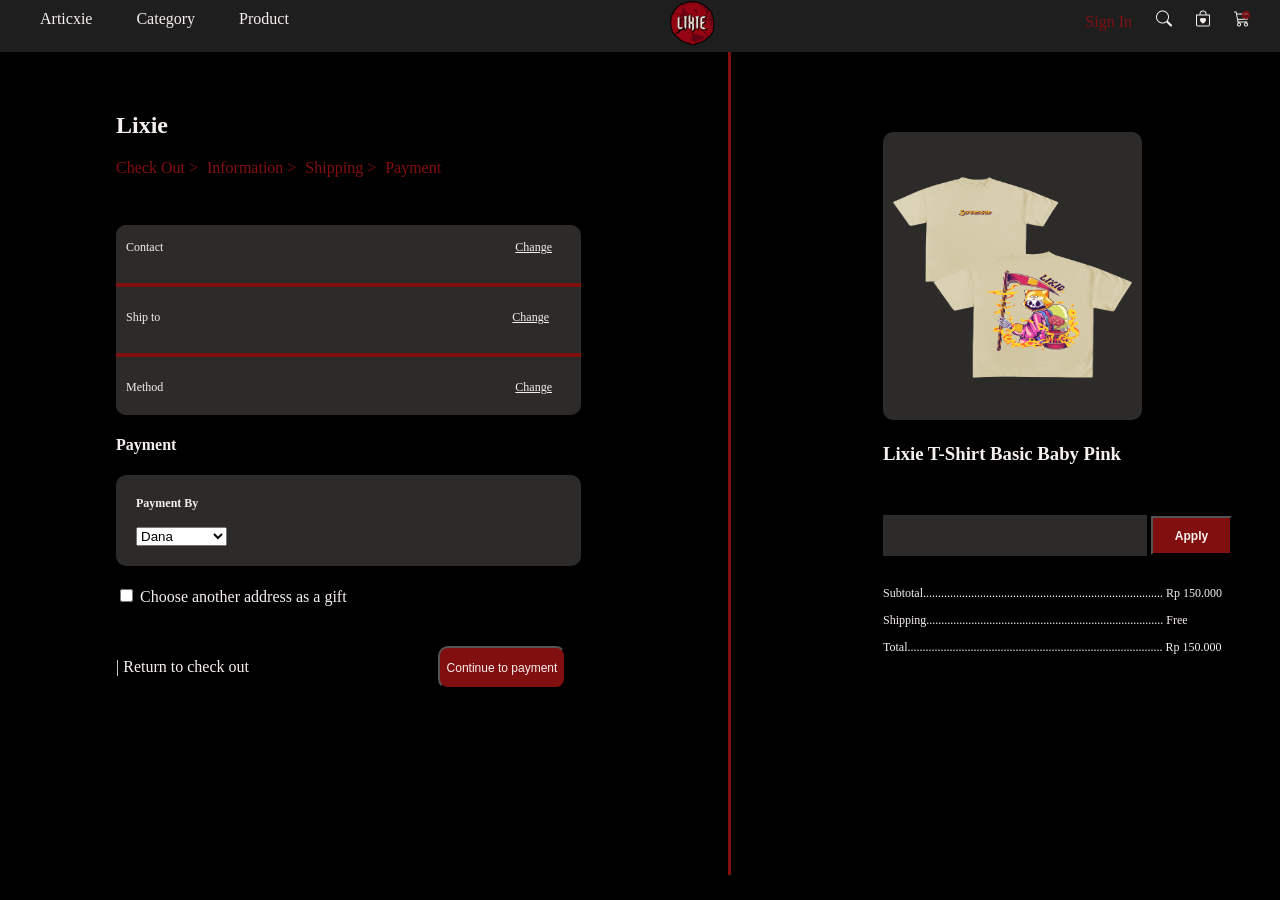
<file: continue_payment/index.html>
<!DOCTYPE html>
<html>
<head>
    <meta charset="UTF-8">
    <meta name="viewport" content="width=device-width, initial-scale=1.0">
    <link rel="stylesheet" href="constyle.css">
    <title>Continue Payment</title>
</head>
<body>
    <div class="container">
        <header class="lixie-header">
            <div class="header-left">
                <a href="#articxie">Articxie</a>
                <a href="#category">Category</a>
                <a href="#product">Product</a>
            </div>
            <div class="header-center">
                <a href="home"><img src="Logo Lixie 1.png"></a>
            </div>
            <div class="header-right">
                <a href="sign-in">Sign In</a>
                <a href="search"><img src="search.png"></a>
                <a href="wishlist"><img src="wishlist.png"></a>
                <a href="cart"><img src="cart.png"></a>
            </div>
        </header>
    </div>
    <div class="main-container">
        <div class="container-1">
            <h2>Lixie</h2>
            <div class="flow">
                <div class="red-flow">
                    <a href="#checkout">Check Out > </a>
                    <a href="#information">Information > </a>
                    <a href="#shipping">Shipping > </a>
                    <a href="#payment">Payment </a>
                </div>
            </div>
            <form action="#">
                <div class="detail-contact">
                    <div class="change">
                        <a>Contact</a>
                        <a class="margin-change" href="#change-contact">Change</a>
                    </div>
                    <hr>
                    <div class="change">
                        <a>Ship to</a>
                        <a class="margin-change" href="#change-ship">Change</a>
                    </div>
                    <hr>
                    <div class="change">
                        <a>Method</a>
                        <a class="margin-change" href="#change-ship">Change</a>
                    </div>
                </div>
                <div class="payment-method">
                    <h4>Payment</h4>
                    <div class="payment">
                            <div class="content">
                                <h4>Payment By</h4>
                            </div>
                            <div class="choice-methode">
                                <select name="pay-method" id="pay-method">
                                    <option value="dana">Dana</option>
                                    <option value="cash">Cash</option>
                                    <option value="credit-card">Credit Card</option>
                                </select>    
                            </div>
                    </div>
                    <input type="checkbox" name="address-gift">
                    <label for="address-gift">Choose another address as a gift</label>
                </div>
                <div class="nav-button">
                    <a href="#checkout"> | Return to check out</a>
                    <button type="submit">Continue to payment</button>
                </div>
            </form>
            
        </div>
        <div class="wall"></div>
        <div class="container-2">
            <div class="product">
                <img src="Scythtaker.png" alt="basic baby" width="239" height="268">
                <h3>Lixie T-Shirt Basic Baby Pink</h3>
            </div>
            <div class="discount-price">
                <input type="text">
                <button type="submit">Apply</button>
            </div>
            <div class="detail-price">
                <p>Subtotal................................................................................ Rp 150.000</p>
                <p>Shipping............................................................................... Free</p>
                <p>Total..................................................................................... Rp 150.000</p>
            </div>
        </div>
    </div>
</body>
</html>
</file>
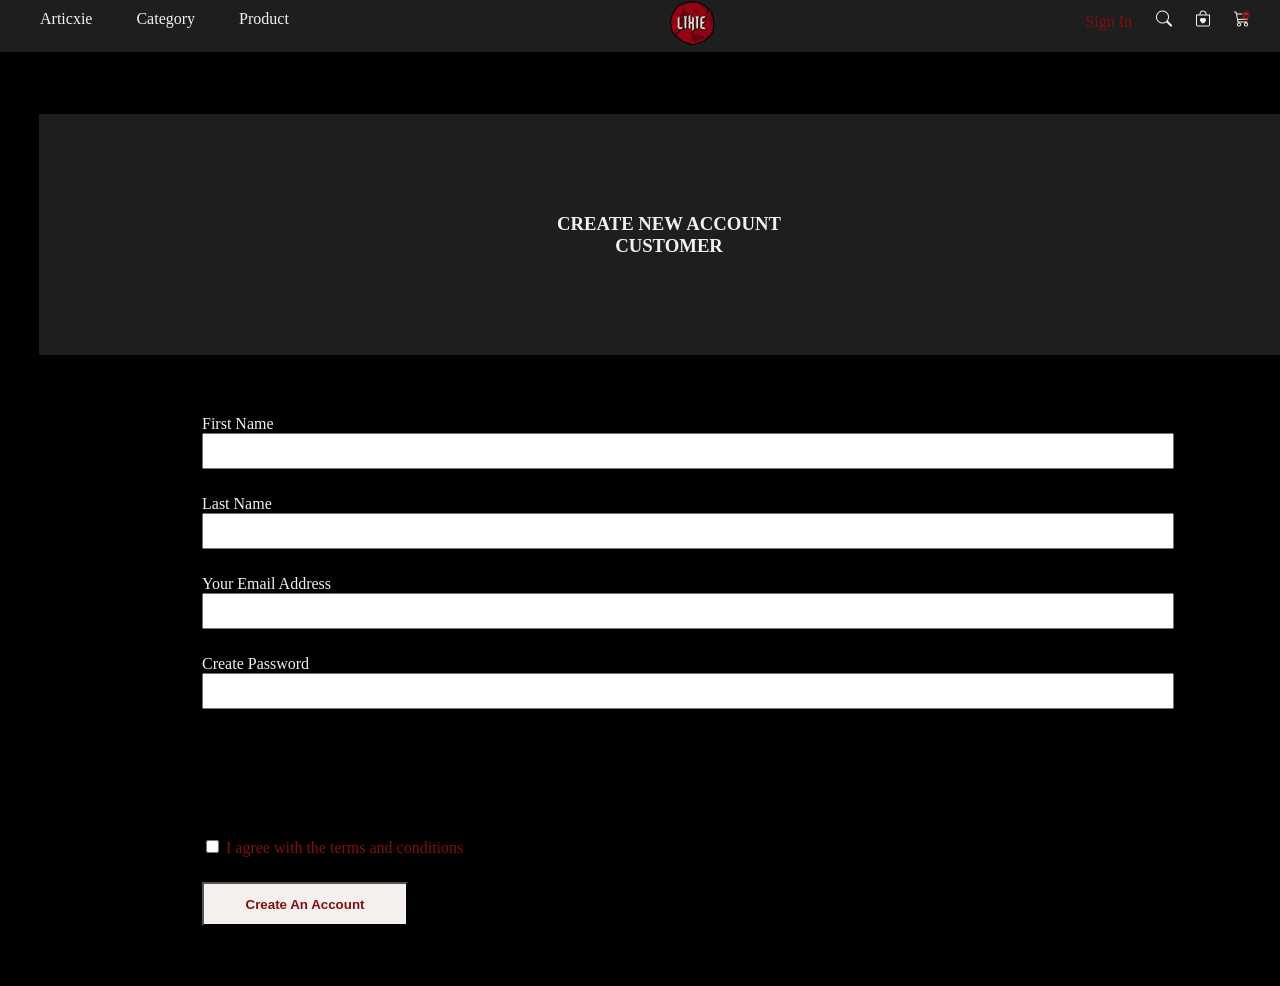
<file: Create-account/index.html>
<!DOCTYPE html>
<html lang="en">
<head>
    <meta charset="UTF-8">
    <meta name="viewport" content="width=device-width, initial-scale=1.0">
    <link href="style.css" rel="stylesheet">
    <title>CREATE ACCOUNT</title>
</head>
<body>
    <div class="container">
        <header class="lixie-header">
            <div class="header-left">
                <a href="#articxie">Articxie</a>
                <a href="#category">Category</a>
                <a href="#product">Product</a>
            </div>
            <div class="header-center">
                <a href="home"><img src="Logo Lixie 1.png"></a>
            </div>
            <div class="header-right">
                <a href="sign-in">Sign In</a>
                <a href="search"><img src="search.png"></a>
                <a href="wishlist"><img src="wishlist.png"></a>
                <a href="cart"><img src="cart.png"></a>
            </div>
        </header>
    </div>
    <div class="container-1">
        <div class="head-create">
            <h3>CREATE NEW ACCOUNT CUSTOMER</h3>
        </div>
        <div class="input-form">
            <form>
                <div class="input-text">
                    <label for="first-name">First Name</label><br>
                    <input type="text" name="first-name" required><br>
                </div>
                <div class="input-text">
                    <label for="last-name">Last Name</label><br>
                    <input type="text" name="last-name" required><br>
                </div>
                <div class="input-text">
                    <label for="email">Your Email Address</label><br>
                    <input type="text" name="email" required><br>
                </div>
                <div class="input-text">
                    <label for="password">Create Password</label><br>
                    <input type="password" name="password" required>
                </div>
                <br />
                <br />
                <div class="agree-box">
                    <input type="checkbox" name="agree">
                    <label for="agree">I agree with the terms and conditions</label><br>
                </div>
                <button type="submit">Create An Account</button>
            </form>
        </div>
    </div>
</body>
</html>
</file>
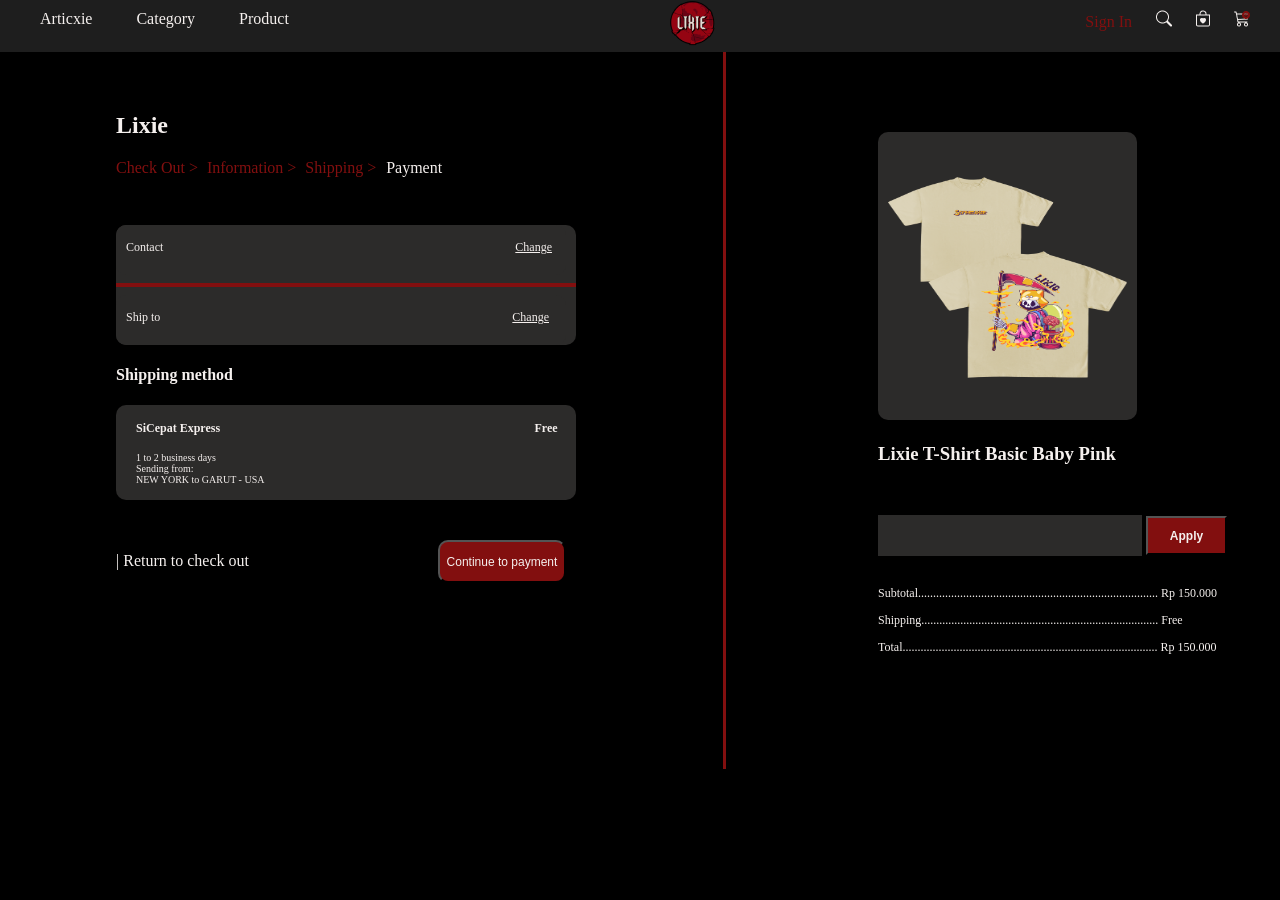
<file: payment/index.html>
<!DOCTYPE html>
<html>
<head>
    <meta charset="UTF-8">
    <meta name="viewport" content="width=device-width, initial-scale=1.0">
    <link rel="stylesheet" href="constyle.css">
    <title>Payment</title>
</head>
<body>
    <div class="container">
        <header class="lixie-header">
            <div class="header-left">
                <a href="#articxie">Articxie</a>
                <a href="#category">Category</a>
                <a href="#product">Product</a>
            </div>
            <div class="header-center">
                <a href="home"><img src="Logo Lixie 1.png"></a>
            </div>
            <div class="header-right">
                <a href="sign-in">Sign In</a>
                <a href="search"><img src="search.png"></a>
                <a href="wishlist"><img src="wishlist.png"></a>
                <a href="cart"><img src="cart.png"></a>
            </div>
        </header>
    </div>
    <div class="main-container">
        <div class="container-1">
            <h2>Lixie</h2>
            <div class="flow">
                <div class="red-flow">
                    <a href="#checkout">Check Out > </a>
                    <a href="#information">Information > </a>
                    <a href="#shipping">Shipping > </a>
                </div>
                <div class="white-flow">
                    <a href="#payment">Payment </a>
                </div>
            </div>
            <form action="#">
                <div class="detail-contact">
                    <div class="change">
                        <a>Contact</a>
                        <a class="margin-change" href="#change-contact">Change</a>
                    </div>
                    <hr>
                    <div class="change">
                        <a>Ship to</a>
                        <a class="margin-change" href="#change-ship">Change</a>
                    </div>
                </div>
                <div class="deliver-method">
                    <h4>Shipping method</h4>
                    <div class="sicepat">
                        <div class="flex-content">
                            <div class="content-1">
                                <h4>SiCepat Express</h4>
                                <p>
                                    1 to 2 business days<br>
                                    Sending from: <br> NEW YORK to GARUT - USA
                                </p>
                            </div>
                            <div class="content-2">
                                <h4>Free</h4>    
                            </div>
                        </div>
                    </div>
                </div>
                <div class="nav-button">
                    <a href="#checkout"> | Return to check out</a>
                    <button type="submit">Continue to payment</button>
                </div>
            </form>
            
        </div>
        <div class="wall"></div>
        <div class="container-2">
            <div class="product">
                <img src="Scythtaker.png" alt="basic baby" width="239" height="268">
                <h3>Lixie T-Shirt Basic Baby Pink</h3>
            </div>
            <div class="discount-price">
                <input type="text">
                <button type="submit">Apply</button>
            </div>
            <div class="detail-price">
                <p>Subtotal................................................................................ Rp 150.000</p>
                <p>Shipping............................................................................... Free</p>
                <p>Total..................................................................................... Rp 150.000</p>
            </div>
        </div>
    </div>
</body>
</html>
</file>
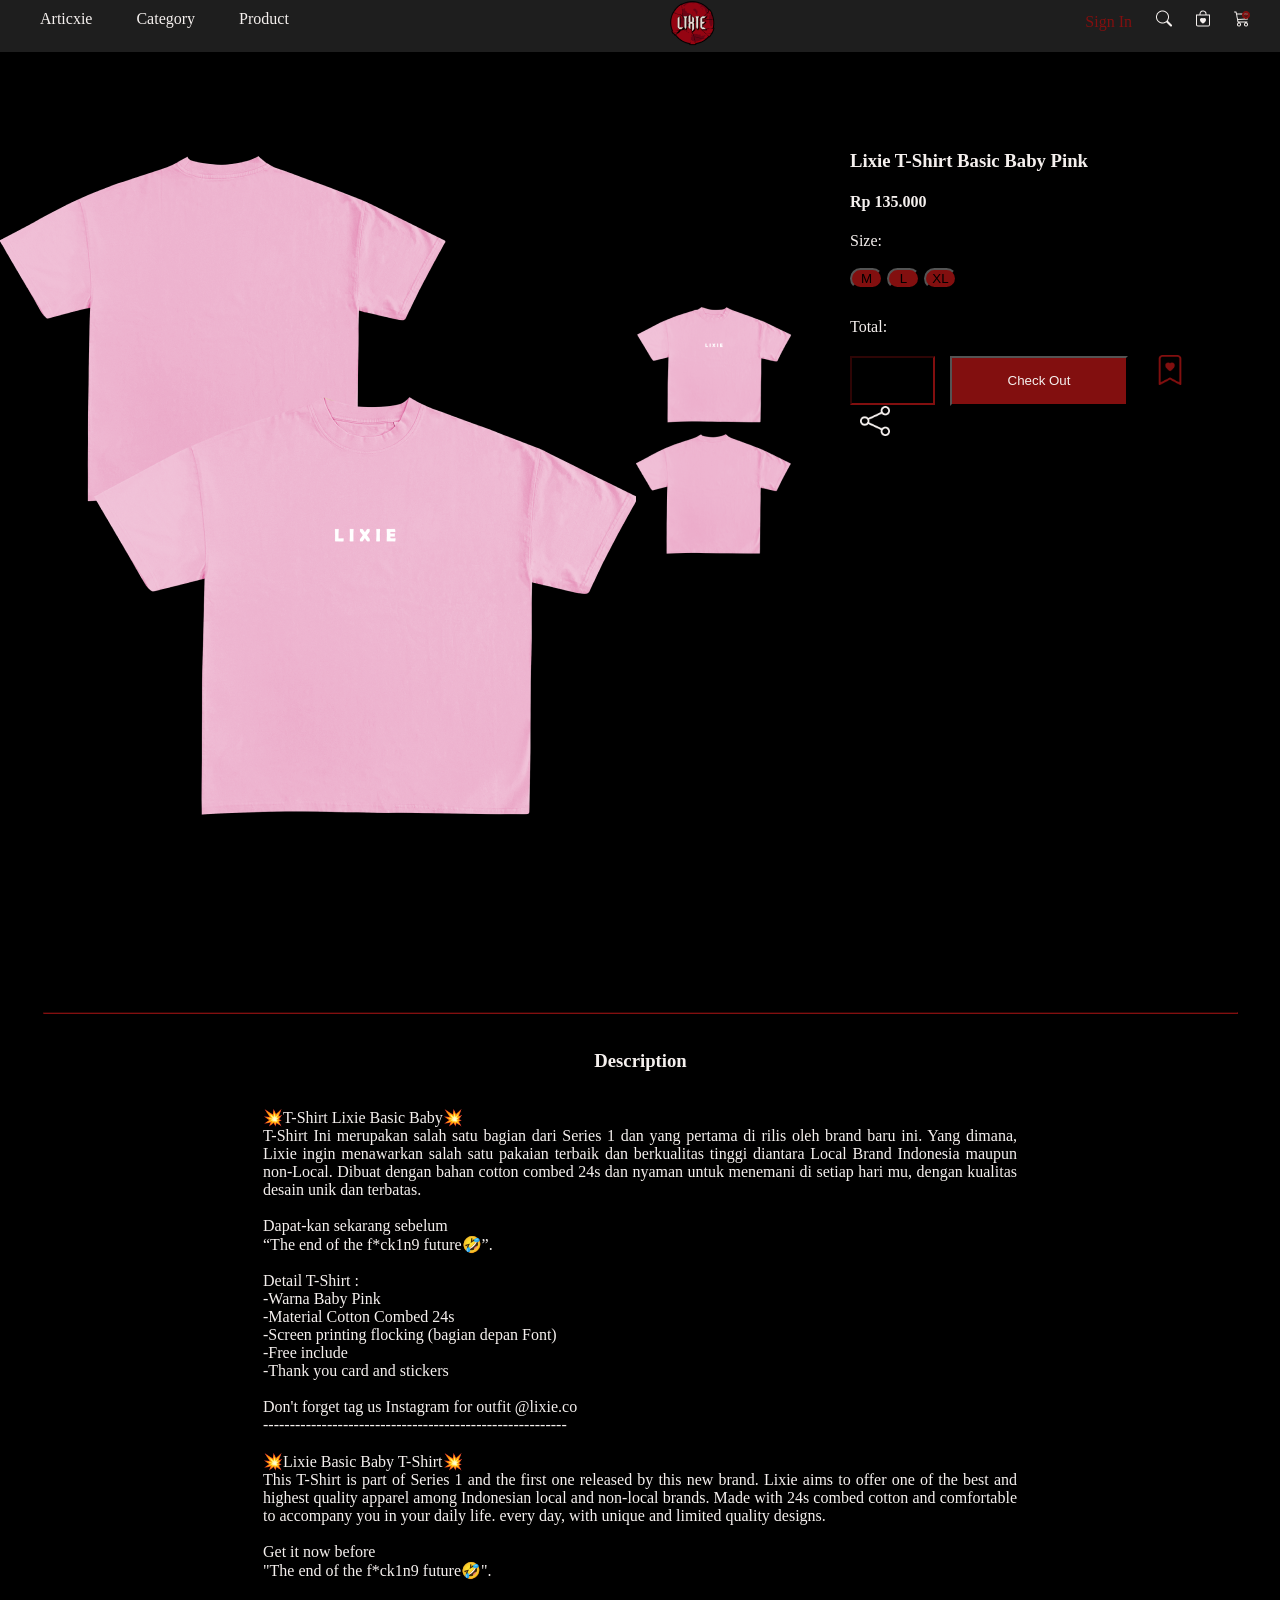
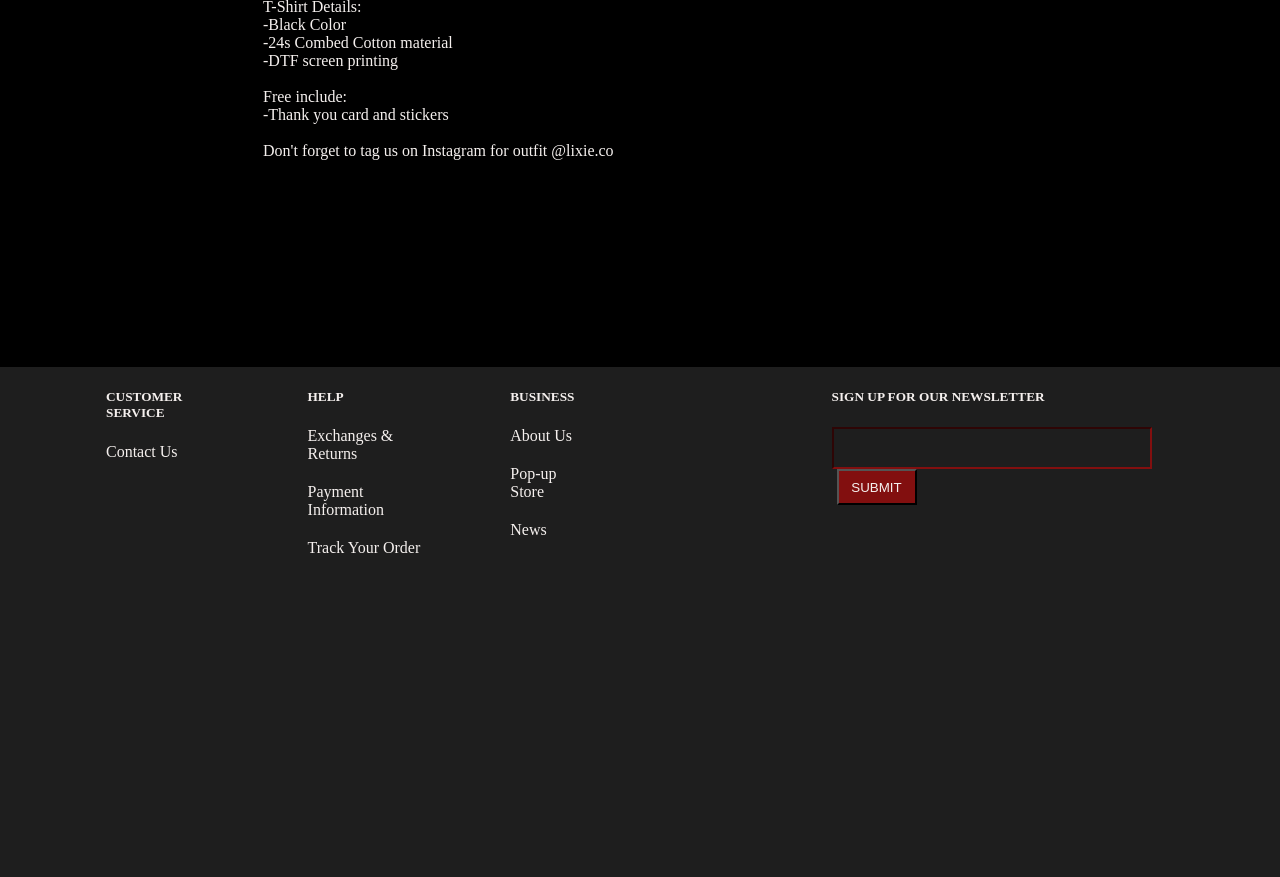
<file: Checkout/Basic Baby Pink/index.html>
<!DOCTYPE html>
<html>
<head>
    <meta charset="UTF-8">
    <meta name="viewport" content="width=device-width, initial-scale=1.0">
    <link rel="stylesheet" href="check.css">
    <title>CHECKOUT</title>
</head>
<body>
    <div class="container">
        <header class="lixie-header">
            <div class="header-left">
                <a href="#articxie">Articxie</a>
                <a href="#category">Category</a>
                <a href="#product">Product</a>
            </div>
            <div class="header-center">
                <a href="home"><img src="Logo Lixie 1.png"></a>
            </div>
            <div class="header-right">
                <a href="sign-in">Sign In</a>
                <a href="search"><img src="search.png"></a>
                <a href="wishlist"><img src="wishlist.png"></a>
                <a href="cart"><img src="cart.png"></a>
            </div>
        </header>
    </div>
    <div class="container-1">
        <div class="product">
            <div class="product-shirt">
                <img src="Basic Pink.png" alt="">
            </div>
            <div class="product-shirt-1">
                <img src="Basic Pink Depan.png" ><br>
                <img src="Basic Pink Belakang.png" >
            </div>
            <div class="product-price">
                <h3>Lixie T-Shirt Basic Baby Pink</h3>
                <h4>Rp 135.000</h4>
                <div class="size">
                    <label for="size">Size: </label><br><br>
                    <button name="size" type="button">M</button>
                    <button name="size" type="button">L</button>
                    <button name="size" type="button">XL</button>
                </div>
                <div class="checkout-product">
                    <label for="quantity">Total: </label><br>
                    <input type="number" name="quantity">
                    <button type="submit">Check Out</button>
                    <a href="#wishlist"><img src="wishlist-mark.png" width="30" height="30"></a>
                    <a href="#share"><img src="share.png" width="30" height="30"></a>
                </div>
            </div>
        </div>
    </div>
    <div class="line-break">
        <hr>
    </div>
    <div class="container-2">
        <div class="description">
            <h3>Description</h3>
            <p>
                💥T-Shirt Lixie Basic Baby💥<br>
                T-Shirt Ini merupakan salah satu bagian dari Series 1 dan yang pertama di rilis oleh brand baru ini. Yang dimana, Lixie ingin menawarkan salah satu pakaian terbaik dan berkualitas tinggi diantara Local Brand Indonesia maupun non-Local. Dibuat dengan bahan cotton combed 24s dan nyaman untuk menemani 
                di setiap hari mu, dengan kualitas desain unik dan terbatas.<br><br>


                Dapat-kan sekarang sebelum<br>
                “The end of the f*ck1n9 future🤣”.<br><br>


                Detail T-Shirt :<br>

                -Warna Baby Pink<br>

                -Material Cotton Combed 24s<br>
                
                -Screen printing flocking (bagian depan Font) <br>

                -Free include<br>

                -Thank you card and stickers<br><br>



                Don't forget tag us Instagram for outfit @lixie.co<br>

                ---------------------------------------------------------<br><br>

                💥Lixie Basic Baby T-Shirt💥<br>
                This T-Shirt is part of Series 1 and the first one released by this new brand. Lixie aims to offer one of the best and highest quality apparel among Indonesian local and non-local brands. Made with 24s combed cotton and comfortable to accompany you in your daily life. 
                every day, with unique and limited quality designs.<br><br>


                Get it now before<br>
                "The end of the f*ck1n9 future🤣".<br><br>


                T-Shirt Details:<br>

                -Black Color<br>

                -24s Combed Cotton material<br>

                -DTF screen printing<br><br>

                Free include:<br>

                -Thank you card and stickers<br><br>



                Don't forget to tag us on Instagram for outfit @lixie.co
            </p>
        </div>
    </div>
    <div class="container-3">
        <footer class="foot-lixie">
            <div class="section">
                <h5>CUSTOMER SERVICE</h5>
                <a href="#contact-us">Contact Us</a>
            </div>
            <div class="section">
                <h5>HELP</h5>
                <a href="#ex-return">Exchanges & Returns</a>
                <a href="#pay-information">Payment Information</a>
                <a href="tra-your-order">Track Your Order</a>
            </div>
            <div class="section">
                <h5>BUSINESS</h5>
                <a href="#about-us">About Us</a>
                <a href="#pop-up">Pop-up Store</a>
                <a href="#news">News</a>
            </div>
            <div class="section-sign-up">
                <h5>SIGN UP FOR OUR NEWSLETTER</h5>
                <input type="text" name="input-email">
                <button type="submit">SUBMIT</button>
            </div>
        </footer>
    </div>
</body>
</html>
</file>
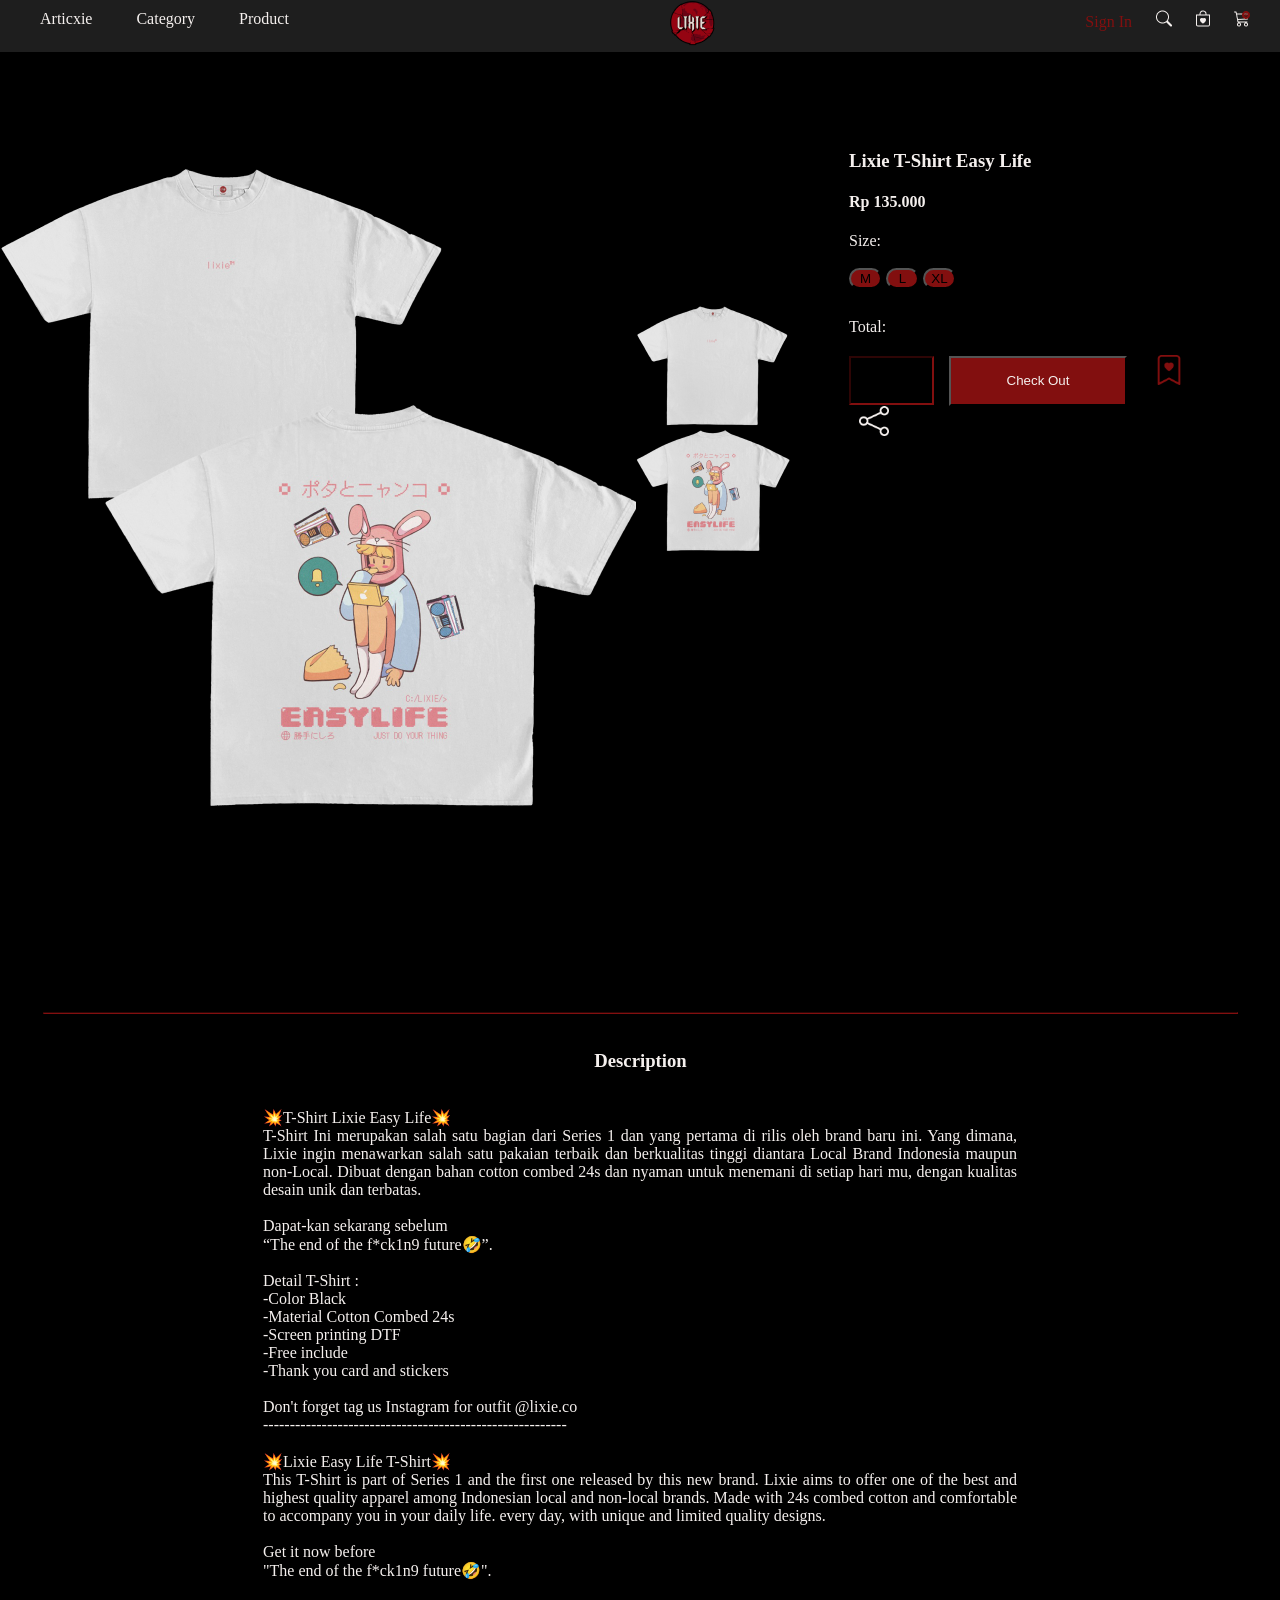
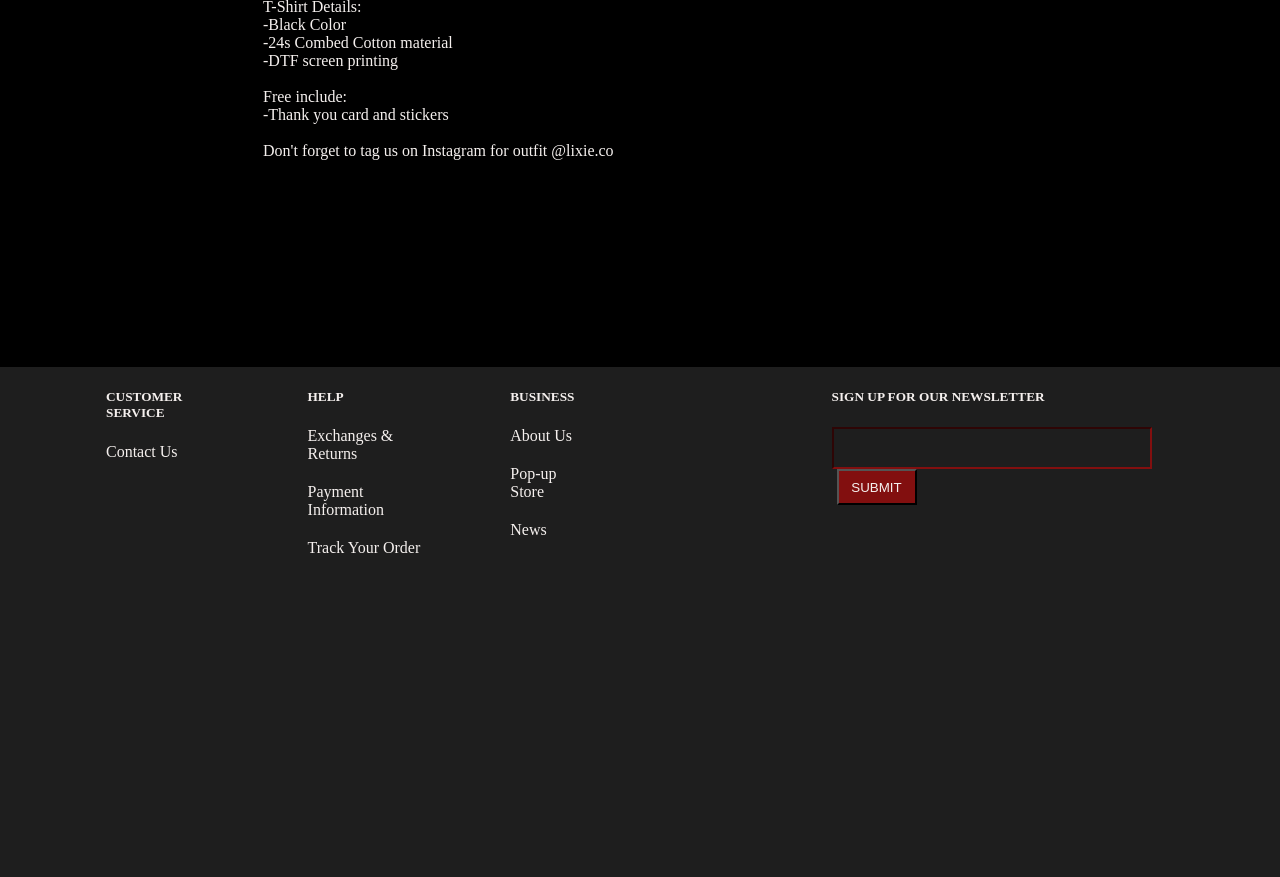
<file: Checkout/Easy Life/index.html>
<!DOCTYPE html>
<html>
<head>
    <meta charset="UTF-8">
    <meta name="viewport" content="width=device-width, initial-scale=1.0">
    <link rel="stylesheet" href="check.css">
    <title>CHECKOUT</title>
</head>
<body>
    <div class="container">
        <header class="lixie-header">
            <div class="header-left">
                <a href="#articxie">Articxie</a>
                <a href="#category">Category</a>
                <a href="#product">Product</a>
            </div>
            <div class="header-center">
                <a href="home"><img src="Logo Lixie 1.png"></a>
            </div>
            <div class="header-right">
                <a href="sign-in">Sign In</a>
                <a href="search"><img src="search.png"></a>
                <a href="wishlist"><img src="wishlist.png"></a>
                <a href="cart"><img src="cart.png"></a>
            </div>
        </header>
    </div>
    <div class="container-1">
        <div class="product">
            <div class="product-shirt">
                <img src="Easy Life.png" alt="">
            </div>
            <div class="product-shirt-1">
                <img src="Easy Life Depan.png" ><br>
                <img src="Easy Life Belakang.png" >
            </div>
            <div class="product-price">
                <h3>Lixie T-Shirt Easy Life</h3>
                <h4>Rp 135.000</h4>
                <div class="size">
                    <label for="size">Size: </label><br><br>
                    <button name="size" type="button">M</button>
                    <button name="size" type="button">L</button>
                    <button name="size" type="button">XL</button>
                </div>
                <div class="checkout-product">
                    <label for="quantity">Total: </label><br>
                    <input type="text" name="quantity">
                    <button type="submit">Check Out</button>
                    <a href="#wishlist"><img src="wishlist-mark.png" width="30" height="30"></a>
                    <a href="#share"><img src="share.png" width="30" height="30"></a>
                </div>
            </div>
        </div>
    </div>
    <div class="line-break">
        <hr>
    </div>
    <div class="container-2">
        <div class="description">
            <h3>Description</h3>
            <p>
                💥T-Shirt Lixie Easy Life💥<br>
                T-Shirt Ini merupakan salah satu bagian dari Series 1 dan yang pertama di rilis oleh brand baru ini. Yang dimana, Lixie ingin menawarkan salah satu pakaian terbaik dan berkualitas tinggi diantara Local Brand Indonesia maupun non-Local. Dibuat dengan bahan cotton combed 24s dan nyaman untuk menemani 
                di setiap hari mu, dengan kualitas desain unik dan terbatas.<br><br>


                Dapat-kan sekarang sebelum<br>
                “The end of the f*ck1n9 future🤣”.<br><br>


                Detail T-Shirt :<br>

                -Color Black<br>

                -Material Cotton Combed 24s<br>

                -Screen printing DTF<br>

                -Free include<br>

                -Thank you card and stickers<br><br>



                Don't forget tag us Instagram for outfit @lixie.co<br>

                ---------------------------------------------------------<br><br>

                💥Lixie Easy Life T-Shirt💥<br>
                This T-Shirt is part of Series 1 and the first one released by this new brand. Lixie aims to offer one of the best and highest quality apparel among Indonesian local and non-local brands. Made with 24s combed cotton and comfortable to accompany you in your daily life. 
                every day, with unique and limited quality designs.<br><br>


                Get it now before<br>
                "The end of the f*ck1n9 future🤣".<br><br>


                T-Shirt Details:<br>

                -Black Color<br>

                -24s Combed Cotton material<br>

                -DTF screen printing<br><br>

                Free include:<br>

                -Thank you card and stickers<br><br>



                Don't forget to tag us on Instagram for outfit @lixie.co
            </p>
        </div>
    </div>
    <div class="container-3">
        <footer class="foot-lixie">
            <div class="section">
                <h5>CUSTOMER SERVICE</h5>
                <a href="#contact-us">Contact Us</a>
            </div>
            <div class="section">
                <h5>HELP</h5>
                <a href="#ex-return">Exchanges & Returns</a>
                <a href="#pay-information">Payment Information</a>
                <a href="tra-your-order">Track Your Order</a>
            </div>
            <div class="section">
                <h5>BUSINESS</h5>
                <a href="#about-us">About Us</a>
                <a href="#pop-up">Pop-up Store</a>
                <a href="#news">News</a>
            </div>
            <div class="section-sign-up">
                <h5>SIGN UP FOR OUR NEWSLETTER</h5>
                <input type="text" name="input-email">
                <button type="submit">SUBMIT</button>
            </div>
        </footer>
    </div>
</body>
</html>
</file>
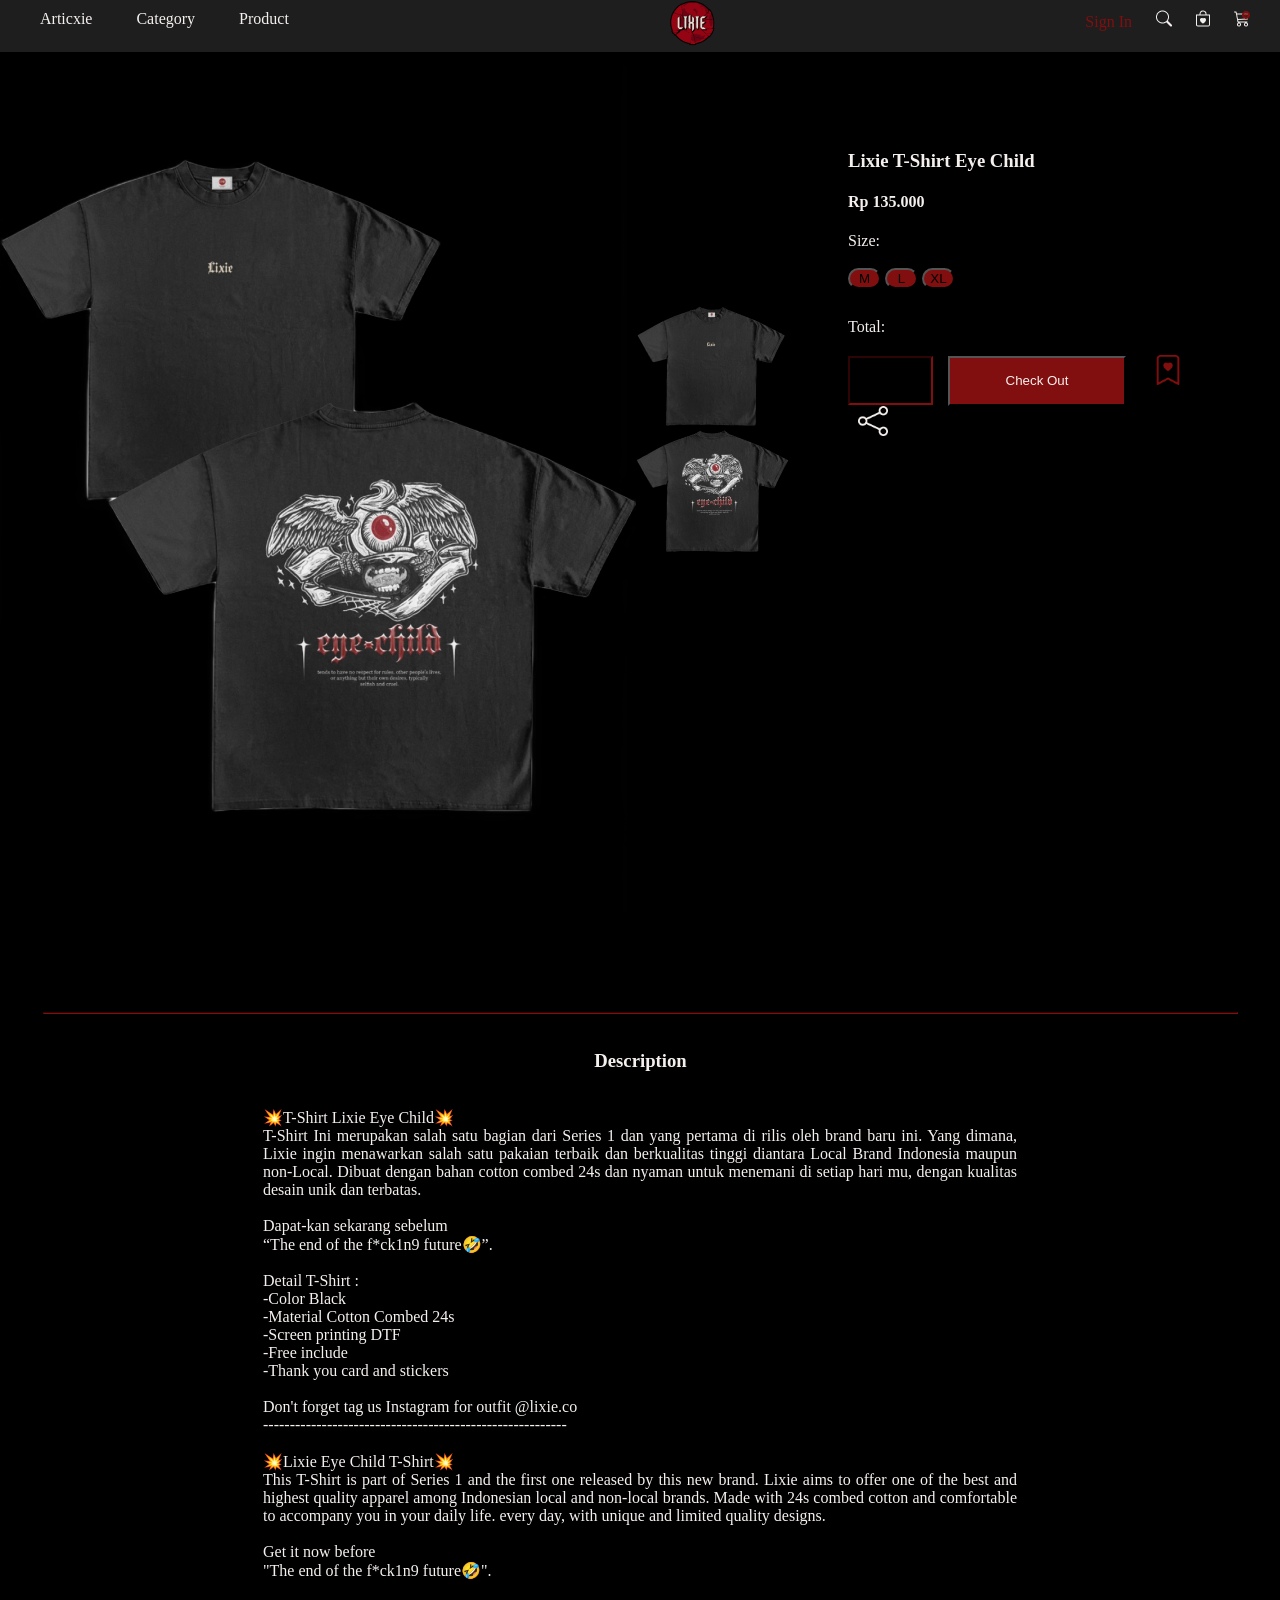
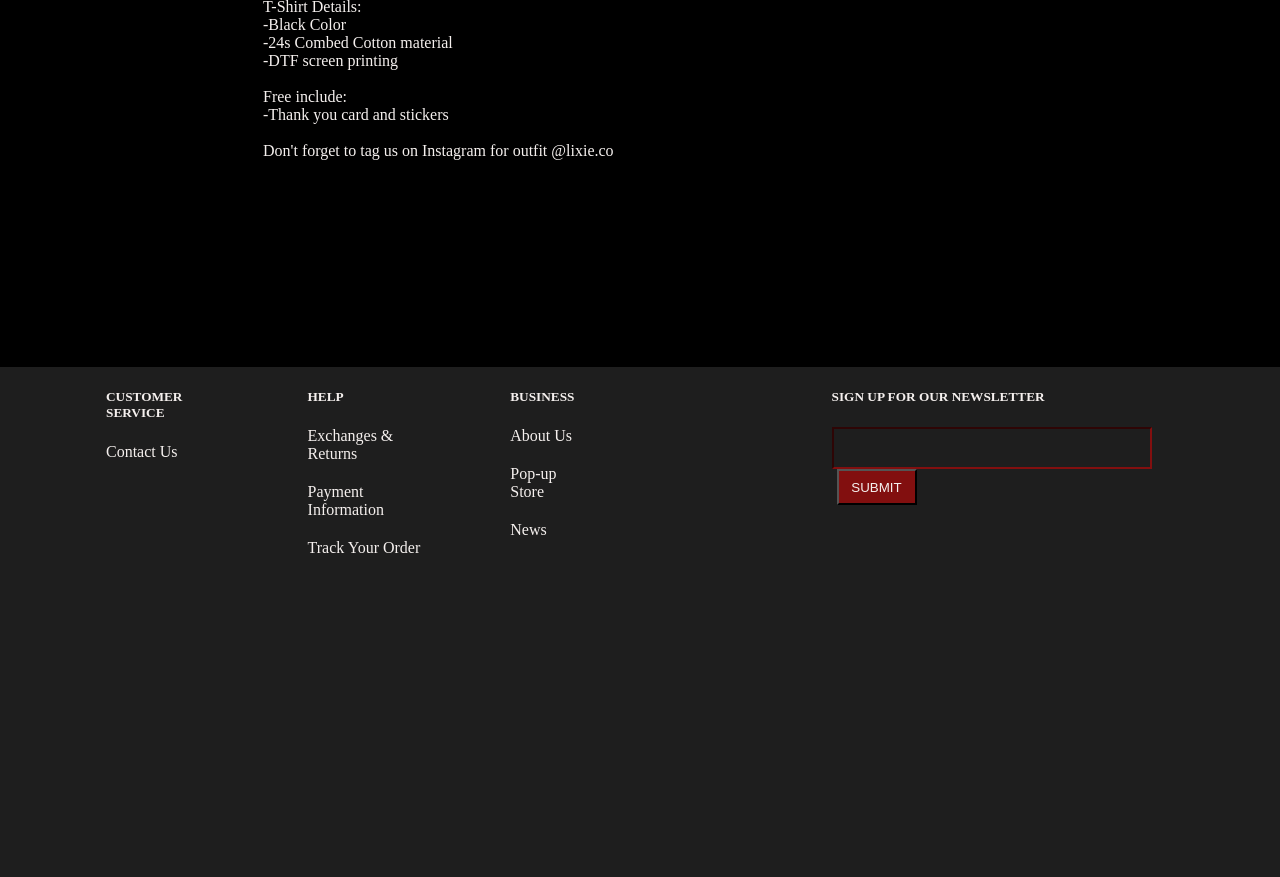
<file: Checkout/Eye Child/index.html>
<!DOCTYPE html>
<html>
<head>
    <meta charset="UTF-8">
    <meta name="viewport" content="width=device-width, initial-scale=1.0">
    <link rel="stylesheet" href="check.css">
    <title>CHECKOUT</title>
</head>
<body>
    <div class="container">
        <header class="lixie-header">
            <div class="header-left">
                <a href="#articxie">Articxie</a>
                <a href="#category">Category</a>
                <a href="#product">Product</a>
            </div>
            <div class="header-center">
                <a href="home"><img src="Logo Lixie 1.png"></a>
            </div>
            <div class="header-right">
                <a href="sign-in">Sign In</a>
                <a href="search"><img src="search.png"></a>
                <a href="wishlist"><img src="wishlist.png"></a>
                <a href="cart"><img src="cart.png"></a>
            </div>
        </header>
    </div>
    <div class="container-1">
        <div class="product">
            <div class="product-shirt">
                <img src="black-shirt.png" alt="">
            </div>
            <div class="product-shirt-1">
                <img src="black-shirt-front.png" ><br>
                <img src="black-shirt-back.png" >
            </div>
            <div class="product-price">
                <h3>Lixie T-Shirt Eye Child</h3>
                <h4>Rp 135.000</h4>
                <div class="size">
                    <label for="size">Size: </label><br><br>
                    <button name="size" type="button">M</button>
                    <button name="size" type="button">L</button>
                    <button name="size" type="button">XL</button>
                </div>
                <div class="checkout-product">
                    <label for="quantity">Total: </label><br>
                    <input type="text" name="quantity">
                    <button type="submit">Check Out</button>
                    <a href="#wishlist"><img src="wishlist-mark.png" width="30" height="30"></a>
                    <a href="#share"><img src="share.png" width="30" height="30"></a>
                </div>
            </div>
        </div>
    </div>
    <div class="line-break">
        <hr>
    </div>
    <div class="container-2">
        <div class="description">
            <h3>Description</h3>
            <p>
                💥T-Shirt Lixie Eye Child💥<br>
                T-Shirt Ini merupakan salah satu bagian dari Series 1 dan yang pertama di rilis oleh brand baru ini. Yang dimana, Lixie ingin menawarkan salah satu pakaian terbaik dan berkualitas tinggi diantara Local Brand Indonesia maupun non-Local. Dibuat dengan bahan cotton combed 24s dan nyaman untuk menemani 
                di setiap hari mu, dengan kualitas desain unik dan terbatas.<br><br>


                Dapat-kan sekarang sebelum<br>
                “The end of the f*ck1n9 future🤣”.<br><br>


                Detail T-Shirt :<br>

                -Color Black<br>

                -Material Cotton Combed 24s<br>

                -Screen printing DTF<br>

                -Free include<br>

                -Thank you card and stickers<br><br>



                Don't forget tag us Instagram for outfit @lixie.co<br>

                ---------------------------------------------------------<br><br>

                💥Lixie Eye Child T-Shirt💥<br>
                This T-Shirt is part of Series 1 and the first one released by this new brand. Lixie aims to offer one of the best and highest quality apparel among Indonesian local and non-local brands. Made with 24s combed cotton and comfortable to accompany you in your daily life. 
                every day, with unique and limited quality designs.<br><br>


                Get it now before<br>
                "The end of the f*ck1n9 future🤣".<br><br>


                T-Shirt Details:<br>

                -Black Color<br>

                -24s Combed Cotton material<br>

                -DTF screen printing<br><br>

                Free include:<br>

                -Thank you card and stickers<br><br>



                Don't forget to tag us on Instagram for outfit @lixie.co
            </p>
        </div>
    </div>
    <div class="container-3">
        <footer class="foot-lixie">
            <div class="section">
                <h5>CUSTOMER SERVICE</h5>
                <a href="#contact-us">Contact Us</a>
            </div>
            <div class="section">
                <h5>HELP</h5>
                <a href="#ex-return">Exchanges & Returns</a>
                <a href="#pay-information">Payment Information</a>
                <a href="tra-your-order">Track Your Order</a>
            </div>
            <div class="section">
                <h5>BUSINESS</h5>
                <a href="#about-us">About Us</a>
                <a href="#pop-up">Pop-up Store</a>
                <a href="#news">News</a>
            </div>
            <div class="section-sign-up">
                <h5>SIGN UP FOR OUR NEWSLETTER</h5>
                <input type="text" name="input-email">
                <button type="submit">SUBMIT</button>
            </div>
        </footer>
    </div>
</body>
</html>
</file>
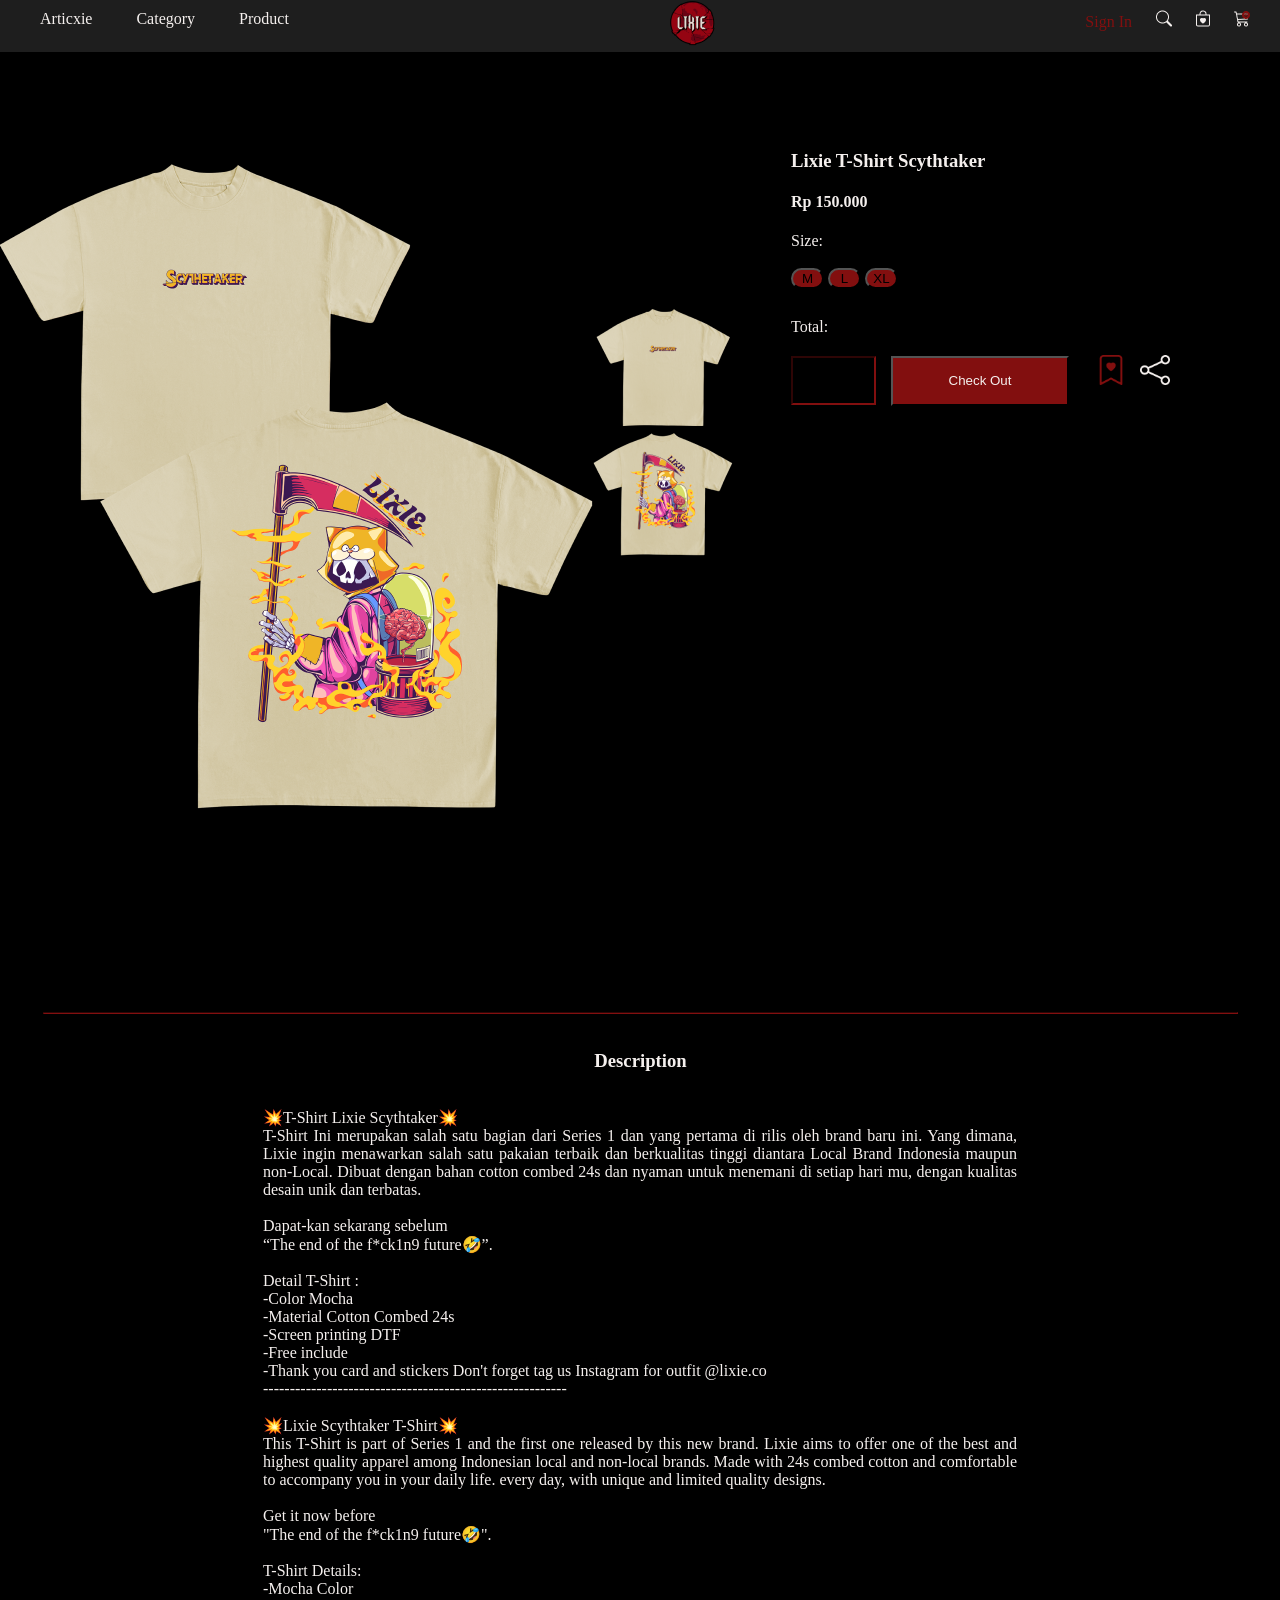
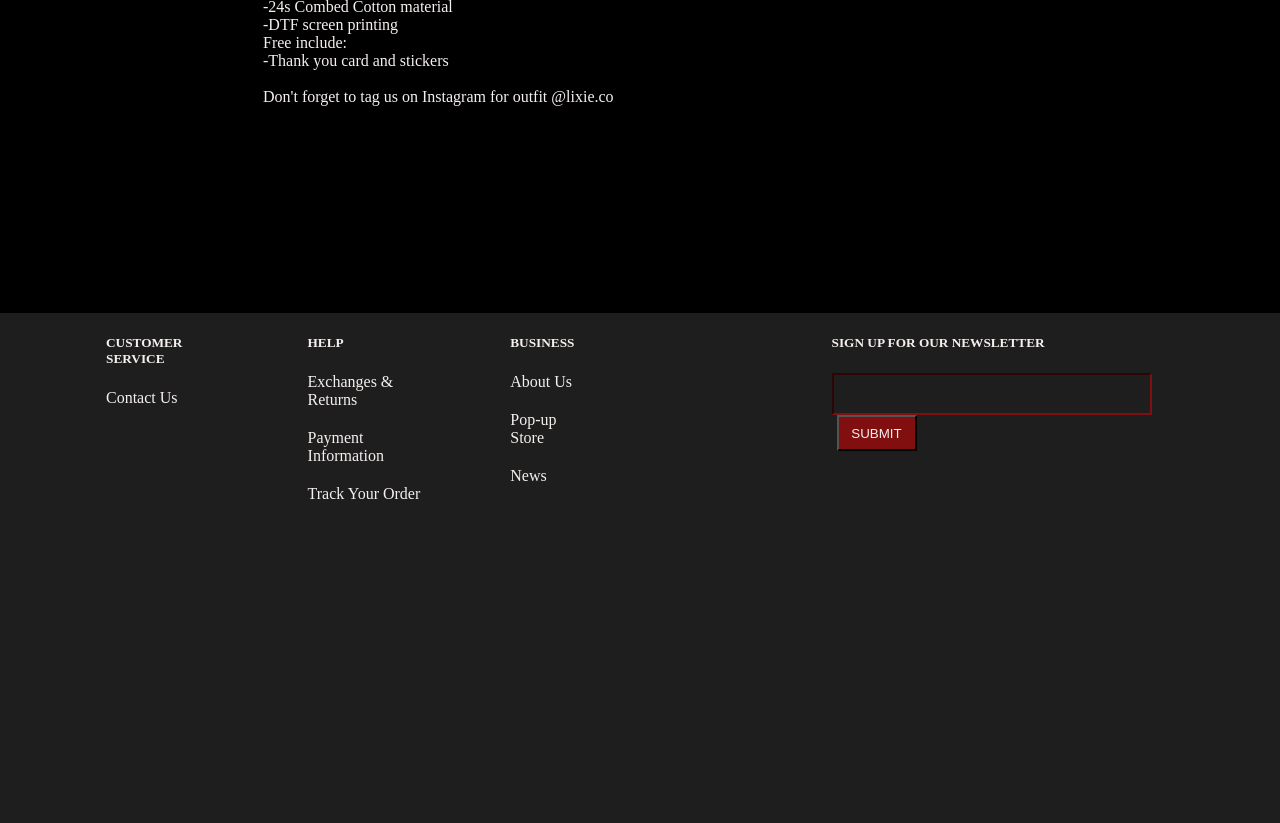
<file: Checkout/Scythetaker/index.html>
<!DOCTYPE html>
<html>
<head>
    <meta charset="UTF-8">
    <meta name="viewport" content="width=device-width, initial-scale=1.0">
    <link rel="stylesheet" href="check.css">
    <title>CHECKOUT</title>
</head>
<body>
    <div class="container">
        <header class="lixie-header">
            <div class="header-left">
                <a href="#articxie">Articxie</a>
                <a href="#category">Category</a>
                <a href="#product">Product</a>
            </div>
            <div class="header-center">
                <a href="home"><img src="Logo Lixie 1.png"></a>
            </div>
            <div class="header-right">
                <a href="sign-in">Sign In</a>
                <a href="search"><img src="search.png"></a>
                <a href="wishlist"><img src="wishlist.png"></a>
                <a href="cart"><img src="cart.png"></a>
            </div>
        </header>
    </div>
    <div class="container-1">
        <div class="product">
            <div class="product-shirt">
                <img src="Scythtaker.png" alt="">
            </div>
            <div class="product-shirt-1">
                <img src="Skythtaker Depan.png" ><br>
                <img src="Skythtaker Belakang.png" >
            </div>
            <div class="product-price">
                <h3>Lixie T-Shirt Scythtaker</h3>
                <h4>Rp 150.000</h4>
                <div class="size">
                    <label for="size">Size: </label><br><br>
                    <button name="size" type="button">M</button>
                    <button name="size" type="button">L</button>
                    <button name="size" type="button">XL</button>
                </div>
                <div class="checkout-product">
                    <label for="quantity">Total: </label><br>
                    <input type="text" name="quantity">
                    <button type="submit">Check Out</button>
                    <a href="#wishlist"><img src="wishlist-mark.png" width="30" height="30"></a>
                    <a href="#share"><img src="share.png" width="30" height="30"></a>
                </div>
            </div>
        </div>
    </div>
    <div class="line-break">
        <hr>
    </div>
    <div class="container-2">
        <div class="description">
            <h3>Description</h3>
            <p>
                💥T-Shirt Lixie Scythtaker💥<br>
                T-Shirt Ini merupakan salah satu bagian dari Series 1 dan yang pertama di rilis oleh brand baru ini. Yang dimana, Lixie ingin menawarkan salah satu pakaian terbaik dan berkualitas tinggi diantara Local Brand Indonesia maupun non-Local. Dibuat dengan bahan cotton combed 24s dan nyaman untuk menemani 
                di setiap hari mu, dengan kualitas desain unik dan terbatas.<br><br>


                Dapat-kan sekarang sebelum<br>
                “The end of the f*ck1n9 future🤣”.<br><br>


                Detail T-Shirt :<br>

                -Color Mocha<br>
                
                -Material Cotton Combed 24s<br>
                
                -Screen printing DTF<br>
                
                -Free include<br>
                
                -Thank you card and stickers



                Don't forget tag us Instagram for outfit @lixie.co<br>

                ---------------------------------------------------------<br><br>

                💥Lixie Scythtaker T-Shirt💥<br>
                This T-Shirt is part of Series 1 and the first one released by this new brand. Lixie aims to offer one of the best and highest quality apparel among Indonesian local and non-local brands. Made with 24s combed cotton and comfortable to accompany you in your daily life. 
                every day, with unique and limited quality designs.<br><br>


                Get it now before<br>
                "The end of the f*ck1n9 future🤣".<br><br>


                T-Shirt Details:<br>

                -Mocha Color<br>
                
                -24s Combed Cotton material<br>
                
                -DTF screen printing<br>
                

                Free include:<br>

                -Thank you card and stickers<br><br>



                Don't forget to tag us on Instagram for outfit @lixie.co
            </p>
        </div>
    </div>
    <div class="container-3">
        <footer class="foot-lixie">
            <div class="section">
                <h5>CUSTOMER SERVICE</h5>
                <a href="#contact-us">Contact Us</a>
            </div>
            <div class="section">
                <h5>HELP</h5>
                <a href="#ex-return">Exchanges & Returns</a>
                <a href="#pay-information">Payment Information</a>
                <a href="tra-your-order">Track Your Order</a>
            </div>
            <div class="section">
                <h5>BUSINESS</h5>
                <a href="#about-us">About Us</a>
                <a href="#pop-up">Pop-up Store</a>
                <a href="#news">News</a>
            </div>
            <div class="section-sign-up">
                <h5>SIGN UP FOR OUR NEWSLETTER</h5>
                <input type="text" name="input-email">
                <button type="submit">SUBMIT</button>
            </div>
        </footer>
    </div>
</body>
</html>
</file>
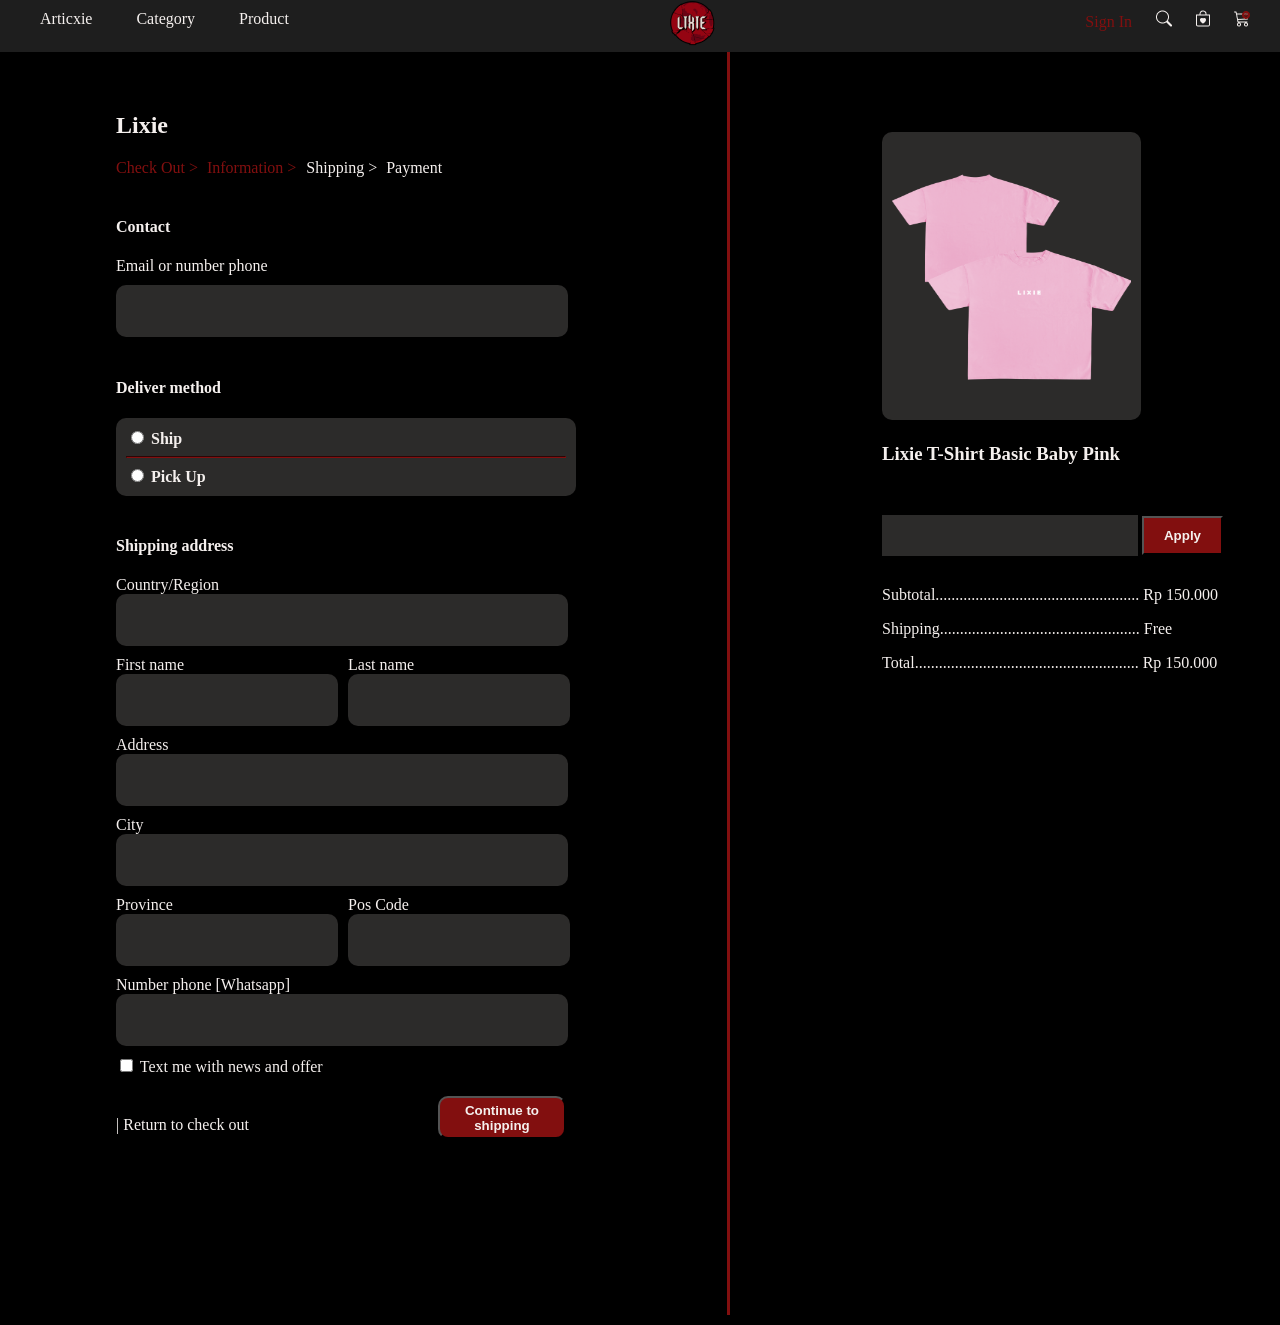
<file: Shipping/Basic Pink/index.html>
<!DOCTYPE html>
<html>
<head>
    <meta charset="UTF-8">
    <meta name="viewport" content="width=device-width, initial-scale=1.0">
    <link rel="stylesheet" href="shipstyle.css">
    <title>Shipping</title>
</head>
<body>
    <div class="container">
        <header class="lixie-header">
            <div class="header-left">
                <a href="#articxie">Articxie</a>
                <a href="#category">Category</a>
                <a href="#product">Product</a>
            </div>
            <div class="header-center">
                <a href="home"><img src="Logo Lixie 1.png"></a>
            </div>
            <div class="header-right">
                <a href="sign-in">Sign In</a>
                <a href="search"><img src="search.png"></a>
                <a href="wishlist"><img src="wishlist.png"></a>
                <a href="cart"><img src="cart.png"></a>
            </div>
        </header>
    </div>
    <div class="main-container">
        <div class="container-1">
            <h2>Lixie</h2>
            <div class="flow">
                <div class="red-flow">
                    <a href="#checkout">Check Out > </a>
                    <a href="#information">Information > </a>
                </div>
                <div class="white-flow">
                    <a href="#shipping">Shipping > </a>
                    <a href="#payment">Payment </a>
                </div>
            </div>
            <div class="contact">
                <h4>Contact</h4>
                <label for="email">Email or number phone</label><br>
                <input type="text" name="email"><br>
            </div>
            <div class="deliver-method">
                <h4>Deliver method</h4>
                <div class="method-choice">
                    <input type="radio" name="method" id="">
                    <label for="method">Ship</label><br>
                    <hr>
                    <input type="radio" name="method" id="">
                    <label for="method">Pick Up</label>
                </div>
            </div>
            <div class="address">
                <h4>Shipping address</h4>
                <form action="#">
                    <div class="form-input">
                        <label for="region">Country/Region</label><br>
                        <input type="text">
                    </div>
                    <div class="form-input">
                        <div class="form-input-flex">
                            <div class="first-name">
                                <label for="firstname">First name</label><br>
                                <input type="text" name="lastname">
                            </div>
                            <div class="last-name">
                                <label for="lastname">Last name</label><br>
                                <input type="text" name="lastname">
                            </div>
                        </div>
                    </div>
                    <div class="form-input">
                        <label for="address-name">Address</label><br>
                        <input type="text" name="address-name">
                    </div>
                    <div class="form-input">
                        <label for="city-name">City</label><br>
                        <input type="text" name="city-name">
                    </div>
                    <div class="form-input">
                        <div class="form-input-flex">
                            <div class="province">
                                <label for="province-name">Province</label><br>
                                <input type="text" name="province-name">
                            </div>
                            <div class="pos-code">
                                <label for="pos-code-num">Pos Code</label><br>
                                <input type="text" name="pos-code-num">
                            </div>
                        </div>
                    </div>
                    <div class="form-input">
                        <label for="num-phone">Number phone [Whatsapp] </label><br>
                        <input type="text" name="num-phone">
                    </div>
                    <input type="checkbox" name="news-offer">
                    <label for="news-offer">Text me with news and offer</label>
                    <div class="nav-button">
                        <a href="#checkout"> | Return to check out</a>
                        <button type="submit">Continue to shipping</button>
                    </div>
                </form>
            </div>
        </div>
        <div class="wall"></div>
        <div class="container-2">
            <div class="product">
                <img src="Basic Pink.png" alt="basic baby" width="239" height="268">
                <h3>Lixie T-Shirt Basic Baby Pink</h3>
            </div>
            <div class="discount-price">
                <input type="text">
                <button type="submit">Apply</button>
            </div>
            <div class="detail-price">
                <p>Subtotal................................................... Rp 150.000</p>
                <p>Shipping.................................................. Free</p>
                <p>Total........................................................ Rp 150.000</p>
            </div>
        </div>
    </div>
</body>
</html>
</file>
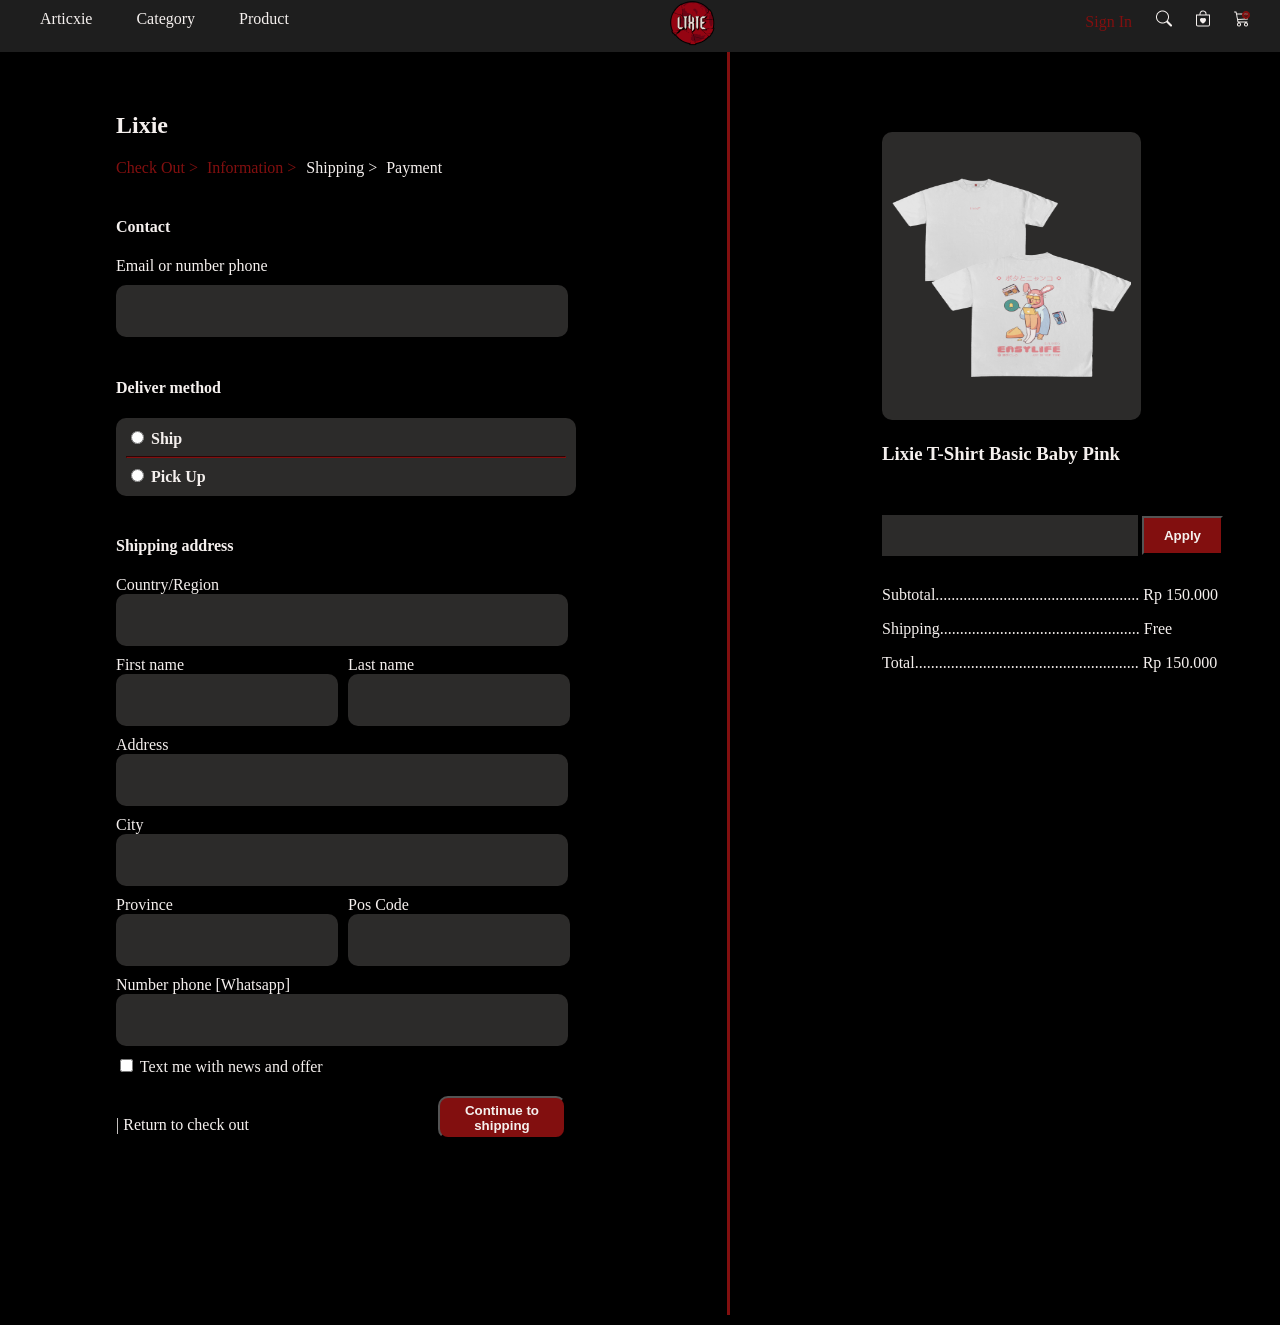
<file: Shipping/Easy Life/index.html>
<!DOCTYPE html>
<html lang="en">
<head>
    <meta charset="UTF-8">
    <meta name="viewport" content="width=device-width, initial-scale=1.0">
    <link rel="stylesheet" href="shipstyle.css">
    <title>Shipping</title>
</head>
<body>
    <div class="container">
        <header class="lixie-header">
            <div class="header-left">
                <a href="#articxie">Articxie</a>
                <a href="#category">Category</a>
                <a href="#product">Product</a>
            </div>
            <div class="header-center">
                <a href="home"><img src="Logo Lixie 1.png"></a>
            </div>
            <div class="header-right">
                <a href="sign-in">Sign In</a>
                <a href="search"><img src="search.png"></a>
                <a href="wishlist"><img src="wishlist.png"></a>
                <a href="cart"><img src="cart.png"></a>
            </div>
        </header>
    </div>
    <div class="main-container">
        <div class="container-1">
            <h2>Lixie</h2>
            <div class="flow">
                <div class="red-flow">
                    <a href="#checkout">Check Out > </a>
                    <a href="#information">Information > </a>
                </div>
                <div class="white-flow">
                    <a href="#shipping">Shipping > </a>
                    <a href="#payment">Payment </a>
                </div>
            </div>
            <div class="contact">
                <h4>Contact</h4>
                <label for="email">Email or number phone</label><br>
                <input type="text" name="email"><br>
            </div>
            <div class="deliver-method">
                <h4>Deliver method</h4>
                <div class="method-choice">
                    <input type="radio" name="method" id="">
                    <label for="method">Ship</label><br>
                    <hr>
                    <input type="radio" name="method" id="">
                    <label for="method">Pick Up</label>
                </div>
            </div>
            <div class="address">
                <h4>Shipping address</h4>
                <form action="#">
                    <div class="form-input">
                        <label for="region">Country/Region</label><br>
                        <input type="text">
                    </div>
                    <div class="form-input">
                        <div class="form-input-flex">
                            <div class="first-name">
                                <label for="firstname">First name</label><br>
                                <input type="text" name="lastname">
                            </div>
                            <div class="last-name">
                                <label for="lastname">Last name</label><br>
                                <input type="text" name="lastname">
                            </div>
                        </div>
                    </div>
                    <div class="form-input">
                        <label for="address-name">Address</label><br>
                        <input type="text" name="address-name">
                    </div>
                    <div class="form-input">
                        <label for="city-name">City</label><br>
                        <input type="text" name="city-name">
                    </div>
                    <div class="form-input">
                        <div class="form-input-flex">
                            <div class="province">
                                <label for="province-name">Province</label><br>
                                <input type="text" name="province-name">
                            </div>
                            <div class="pos-code">
                                <label for="pos-code-num">Pos Code</label><br>
                                <input type="text" name="pos-code-num">
                            </div>
                        </div>
                    </div>
                    <div class="form-input">
                        <label for="num-phone">Number phone [Whatsapp] </label><br>
                        <input type="text" name="num-phone">
                    </div>
                    <input type="checkbox" name="news-offer">
                    <label for="news-offer">Text me with news and offer</label>
                    <div class="nav-button">
                        <a href="#checkout"> | Return to check out</a>
                        <button type="submit">Continue to shipping</button>
                    </div>
                </form>
            </div>
        </div>
        <div class="wall"></div>
        <div class="container-2">
            <div class="product">
                <img src="Easy Life.png" alt="basic baby" width="239" height="268">
                <h3>Lixie T-Shirt Basic Baby Pink</h3>
            </div>
            <div class="discount-price">
                <input type="text">
                <button type="submit">Apply</button>
            </div>
            <div class="detail-price">
                <p>Subtotal................................................... Rp 150.000</p>
                <p>Shipping.................................................. Free</p>
                <p>Total........................................................ Rp 150.000</p>
            </div>
        </div>
    </div>
</body>
</html>
</file>
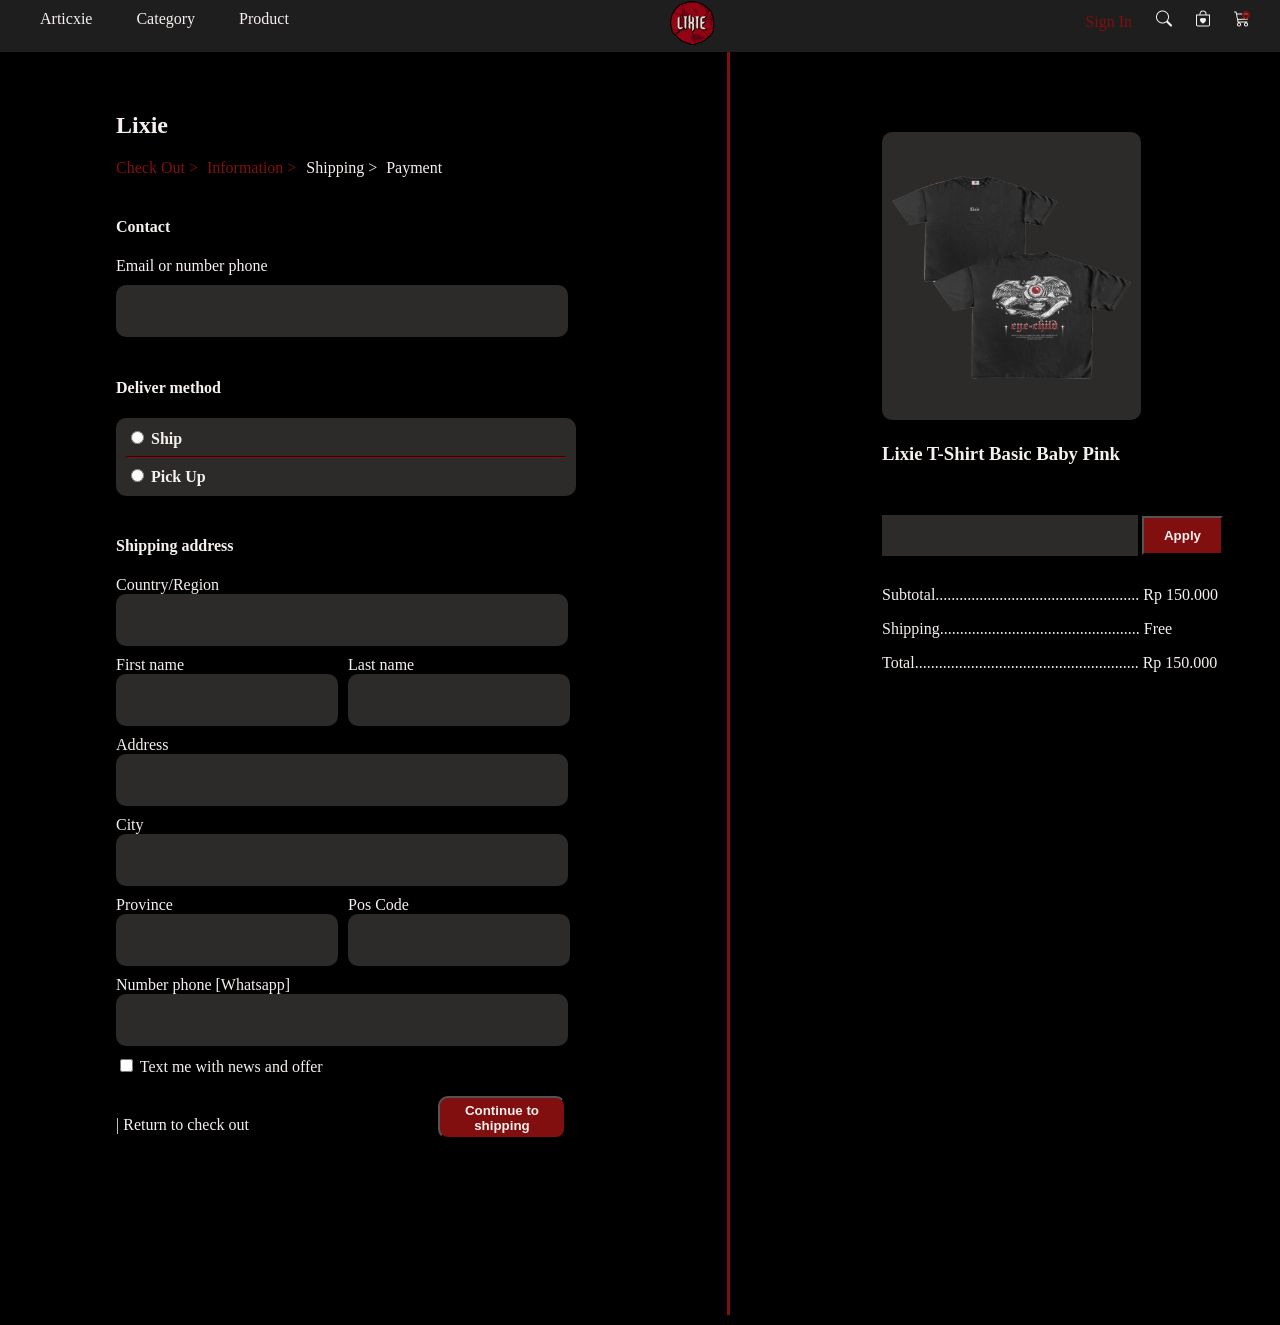
<file: Shipping/Eye Child/index.html>
<!DOCTYPE html>
<html lang="en">
<head>
    <meta charset="UTF-8">
    <meta name="viewport" content="width=device-width, initial-scale=1.0">
    <link rel="stylesheet" href="shipstyle.css">
    <title>Shipping</title>
</head>
<body>
    <div class="container">
        <header class="lixie-header">
            <div class="header-left">
                <a href="#articxie">Articxie</a>
                <a href="#category">Category</a>
                <a href="#product">Product</a>
            </div>
            <div class="header-center">
                <a href="home"><img src="Logo Lixie 1.png"></a>
            </div>
            <div class="header-right">
                <a href="sign-in">Sign In</a>
                <a href="search"><img src="search.png"></a>
                <a href="wishlist"><img src="wishlist.png"></a>
                <a href="cart"><img src="cart.png"></a>
            </div>
        </header>
    </div>
    <div class="main-container">
        <div class="container-1">
            <h2>Lixie</h2>
            <div class="flow">
                <div class="red-flow">
                    <a href="#checkout">Check Out > </a>
                    <a href="#information">Information > </a>
                </div>
                <div class="white-flow">
                    <a href="#shipping">Shipping > </a>
                    <a href="#payment">Payment </a>
                </div>
            </div>
            <div class="contact">
                <h4>Contact</h4>
                <label for="email">Email or number phone</label><br>
                <input type="text" name="email"><br>
            </div>
            <div class="deliver-method">
                <h4>Deliver method</h4>
                <div class="method-choice">
                    <input type="radio" name="method" id="">
                    <label for="method">Ship</label><br>
                    <hr>
                    <input type="radio" name="method" id="">
                    <label for="method">Pick Up</label>
                </div>
            </div>
            <div class="address">
                <h4>Shipping address</h4>
                <form action="#">
                    <div class="form-input">
                        <label for="region">Country/Region</label><br>
                        <input type="text">
                    </div>
                    <div class="form-input">
                        <div class="form-input-flex">
                            <div class="first-name">
                                <label for="firstname">First name</label><br>
                                <input type="text" name="lastname">
                            </div>
                            <div class="last-name">
                                <label for="lastname">Last name</label><br>
                                <input type="text" name="lastname">
                            </div>
                        </div>
                    </div>
                    <div class="form-input">
                        <label for="address-name">Address</label><br>
                        <input type="text" name="address-name">
                    </div>
                    <div class="form-input">
                        <label for="city-name">City</label><br>
                        <input type="text" name="city-name">
                    </div>
                    <div class="form-input">
                        <div class="form-input-flex">
                            <div class="province">
                                <label for="province-name">Province</label><br>
                                <input type="text" name="province-name">
                            </div>
                            <div class="pos-code">
                                <label for="pos-code-num">Pos Code</label><br>
                                <input type="text" name="pos-code-num">
                            </div>
                        </div>
                    </div>
                    <div class="form-input">
                        <label for="num-phone">Number phone [Whatsapp] </label><br>
                        <input type="text" name="num-phone">
                    </div>
                    <input type="checkbox" name="news-offer">
                    <label for="news-offer">Text me with news and offer</label>
                    <div class="nav-button">
                        <a href="#checkout"> | Return to check out</a>
                        <button type="submit">Continue to shipping</button>
                    </div>
                </form>
            </div>
        </div>
        <div class="wall"></div>
        <div class="container-2">
            <div class="product">
                <img src="black-shirt.png" alt="basic baby" width="239" height="268">
                <h3>Lixie T-Shirt Basic Baby Pink</h3>
            </div>
            <div class="discount-price">
                <input type="text">
                <button type="submit">Apply</button>
            </div>
            <div class="detail-price">
                <p>Subtotal................................................... Rp 150.000</p>
                <p>Shipping.................................................. Free</p>
                <p>Total........................................................ Rp 150.000</p>
            </div>
        </div>
    </div>
</body>
</html>
</file>
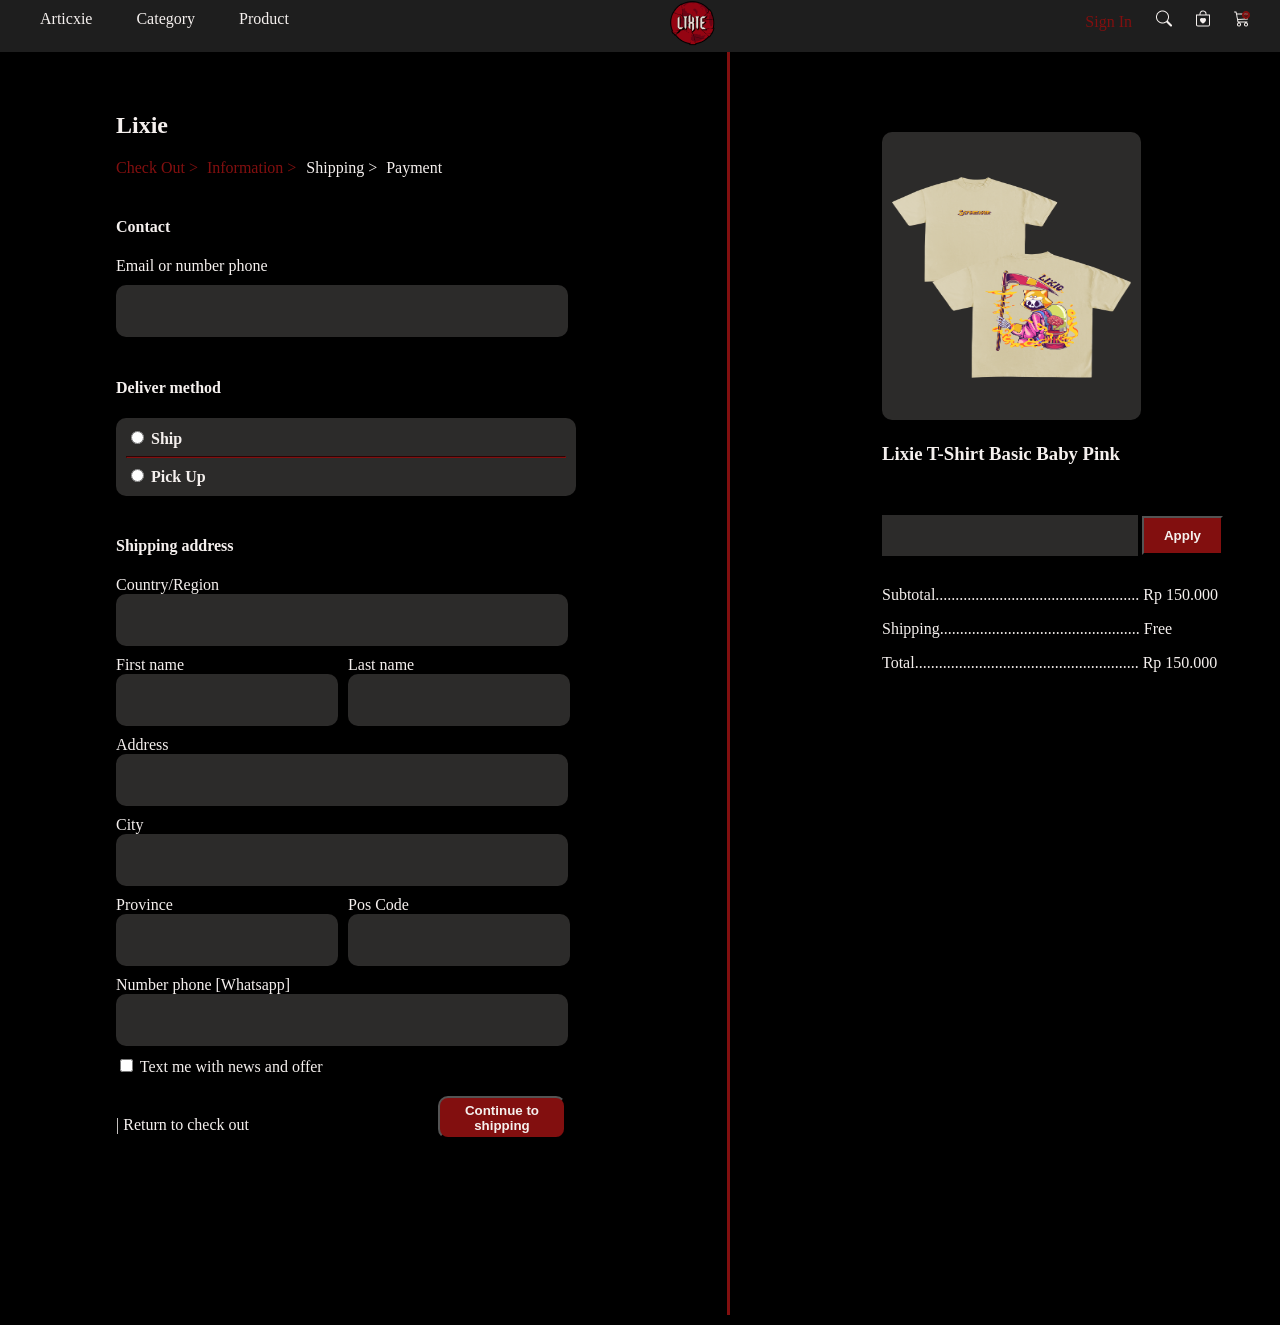
<file: Shipping/Scythtaker/index.html>
<!DOCTYPE html>
<html lang="en">
<head>
    <meta charset="UTF-8">
    <meta name="viewport" content="width=device-width, initial-scale=1.0">
    <link rel="stylesheet" href="shipstyle.css">
    <title>Shipping</title>
</head>
<body>
    <div class="container">
        <header class="lixie-header">
            <div class="header-left">
                <a href="#articxie">Articxie</a>
                <a href="#category">Category</a>
                <a href="#product">Product</a>
            </div>
            <div class="header-center">
                <a href="home"><img src="Logo Lixie 1.png"></a>
            </div>
            <div class="header-right">
                <a href="sign-in">Sign In</a>
                <a href="search"><img src="search.png"></a>
                <a href="wishlist"><img src="wishlist.png"></a>
                <a href="cart"><img src="cart.png"></a>
            </div>
        </header>
    </div>
    <div class="main-container">
        <div class="container-1">
            <h2>Lixie</h2>
            <div class="flow">
                <div class="red-flow">
                    <a href="#checkout">Check Out > </a>
                    <a href="#information">Information > </a>
                </div>
                <div class="white-flow">
                    <a href="#shipping">Shipping > </a>
                    <a href="#payment">Payment </a>
                </div>
            </div>
            <div class="contact">
                <h4>Contact</h4>
                <label for="email">Email or number phone</label><br>
                <input type="text" name="email"><br>
            </div>
            <div class="deliver-method">
                <h4>Deliver method</h4>
                <div class="method-choice">
                    <input type="radio" name="method" id="">
                    <label for="method">Ship</label><br>
                    <hr>
                    <input type="radio" name="method" id="">
                    <label for="method">Pick Up</label>
                </div>
            </div>
            <div class="address">
                <h4>Shipping address</h4>
                <form action="#">
                    <div class="form-input">
                        <label for="region">Country/Region</label><br>
                        <input type="text">
                    </div>
                    <div class="form-input">
                        <div class="form-input-flex">
                            <div class="first-name">
                                <label for="firstname">First name</label><br>
                                <input type="text" name="lastname">
                            </div>
                            <div class="last-name">
                                <label for="lastname">Last name</label><br>
                                <input type="text" name="lastname">
                            </div>
                        </div>
                    </div>
                    <div class="form-input">
                        <label for="address-name">Address</label><br>
                        <input type="text" name="address-name">
                    </div>
                    <div class="form-input">
                        <label for="city-name">City</label><br>
                        <input type="text" name="city-name">
                    </div>
                    <div class="form-input">
                        <div class="form-input-flex">
                            <div class="province">
                                <label for="province-name">Province</label><br>
                                <input type="text" name="province-name">
                            </div>
                            <div class="pos-code">
                                <label for="pos-code-num">Pos Code</label><br>
                                <input type="text" name="pos-code-num">
                            </div>
                        </div>
                    </div>
                    <div class="form-input">
                        <label for="num-phone">Number phone [Whatsapp] </label><br>
                        <input type="text" name="num-phone">
                    </div>
                    <input type="checkbox" name="news-offer">
                    <label for="news-offer">Text me with news and offer</label>
                    <div class="nav-button">
                        <a href="#checkout"> | Return to check out</a>
                        <button type="submit">Continue to shipping</button>
                    </div>
                </form>
            </div>
        </div>
        <div class="wall"></div>
        <div class="container-2">
            <div class="product">
                <img src="Scythtaker.png" alt="basic baby" width="239" height="268">
                <h3>Lixie T-Shirt Basic Baby Pink</h3>
            </div>
            <div class="discount-price">
                <input type="text">
                <button type="submit">Apply</button>
            </div>
            <div class="detail-price">
                <p>Subtotal................................................... Rp 150.000</p>
                <p>Shipping.................................................. Free</p>
                <p>Total........................................................ Rp 150.000</p>
            </div>
        </div>
    </div>
</body>
</html>
</file>
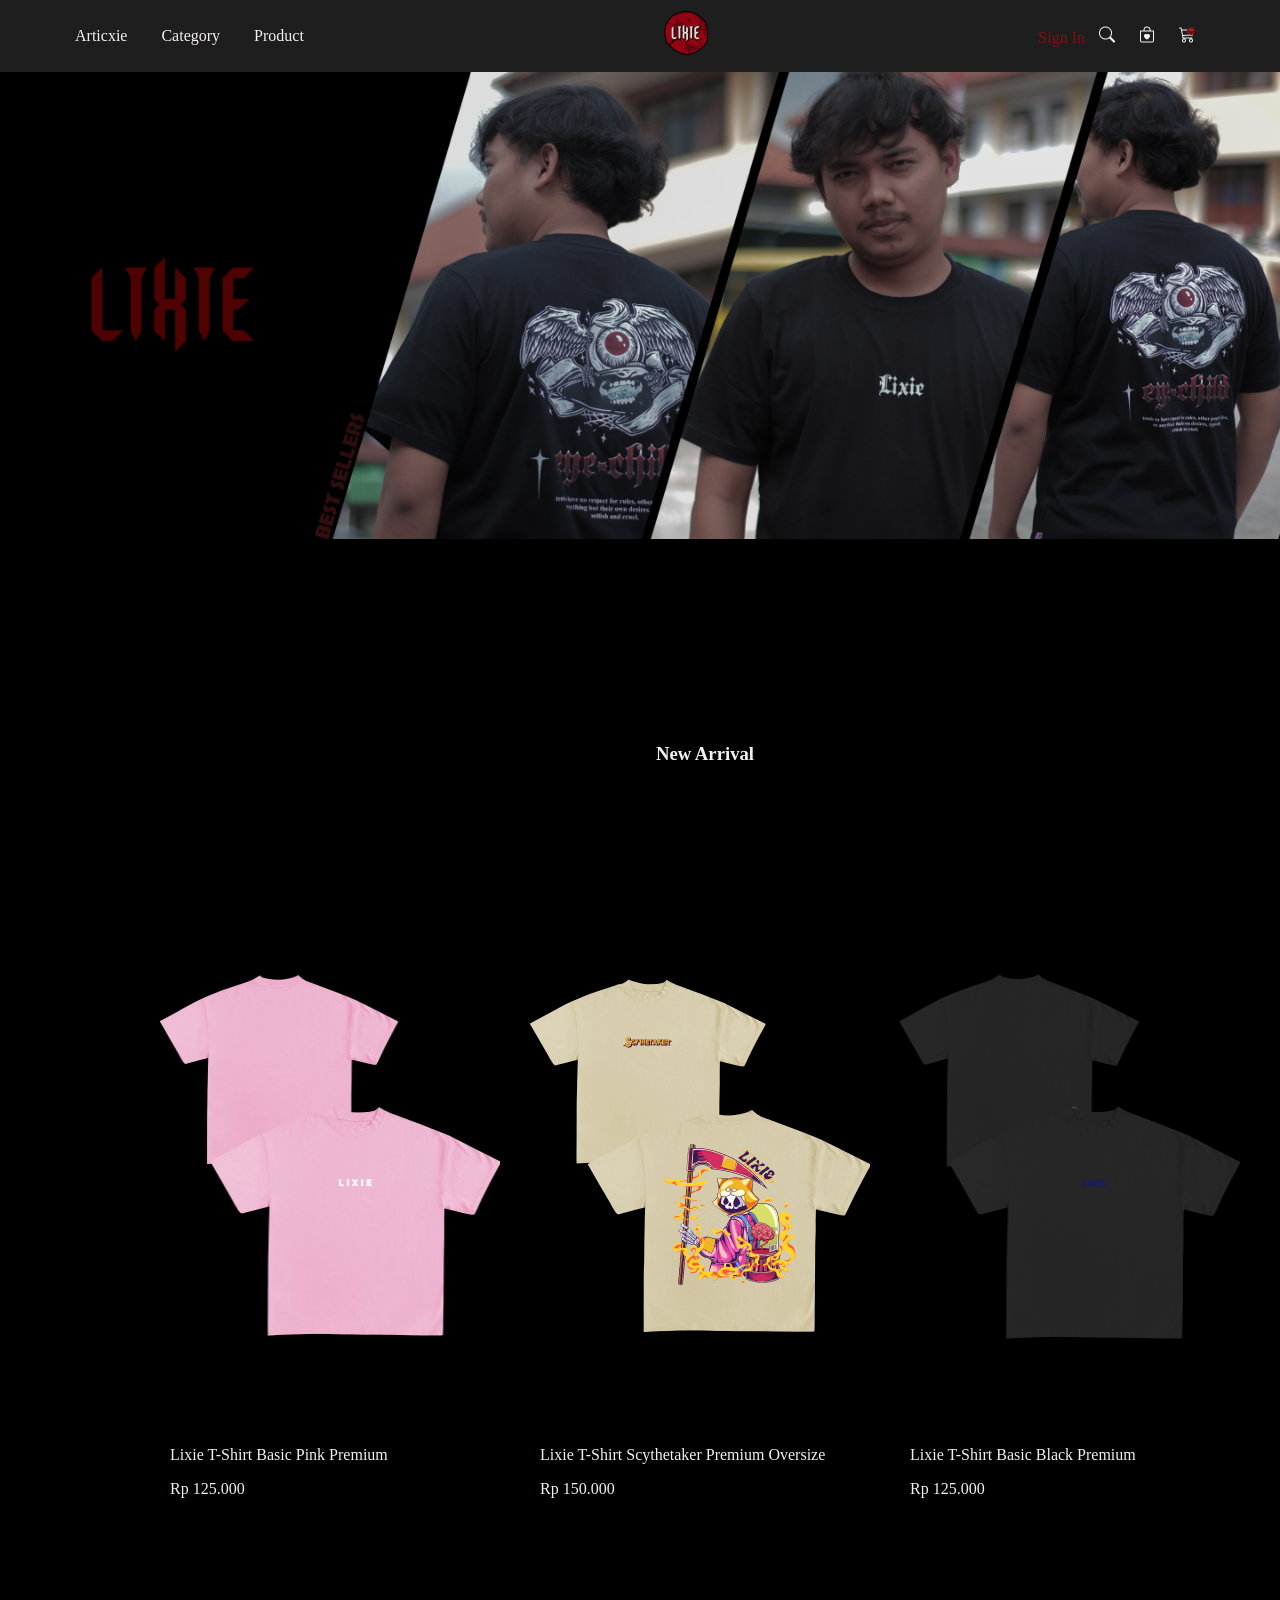
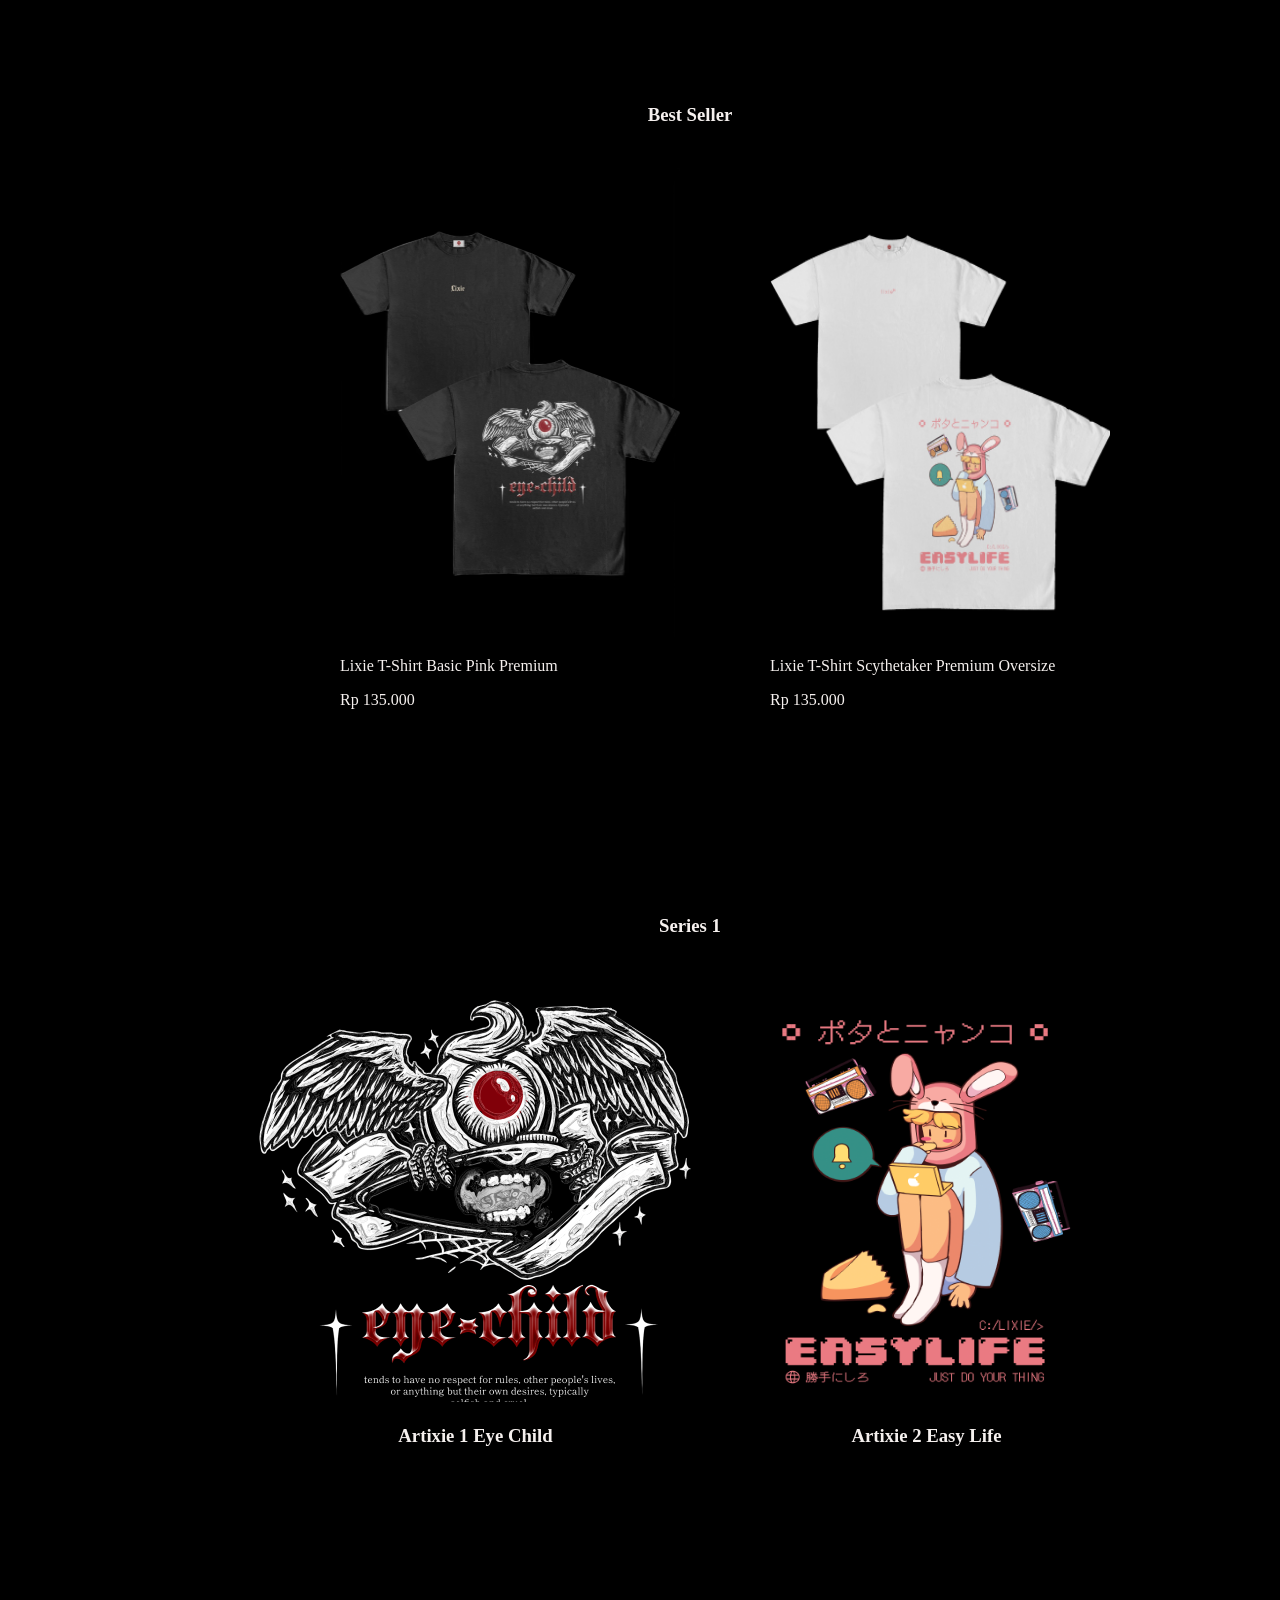
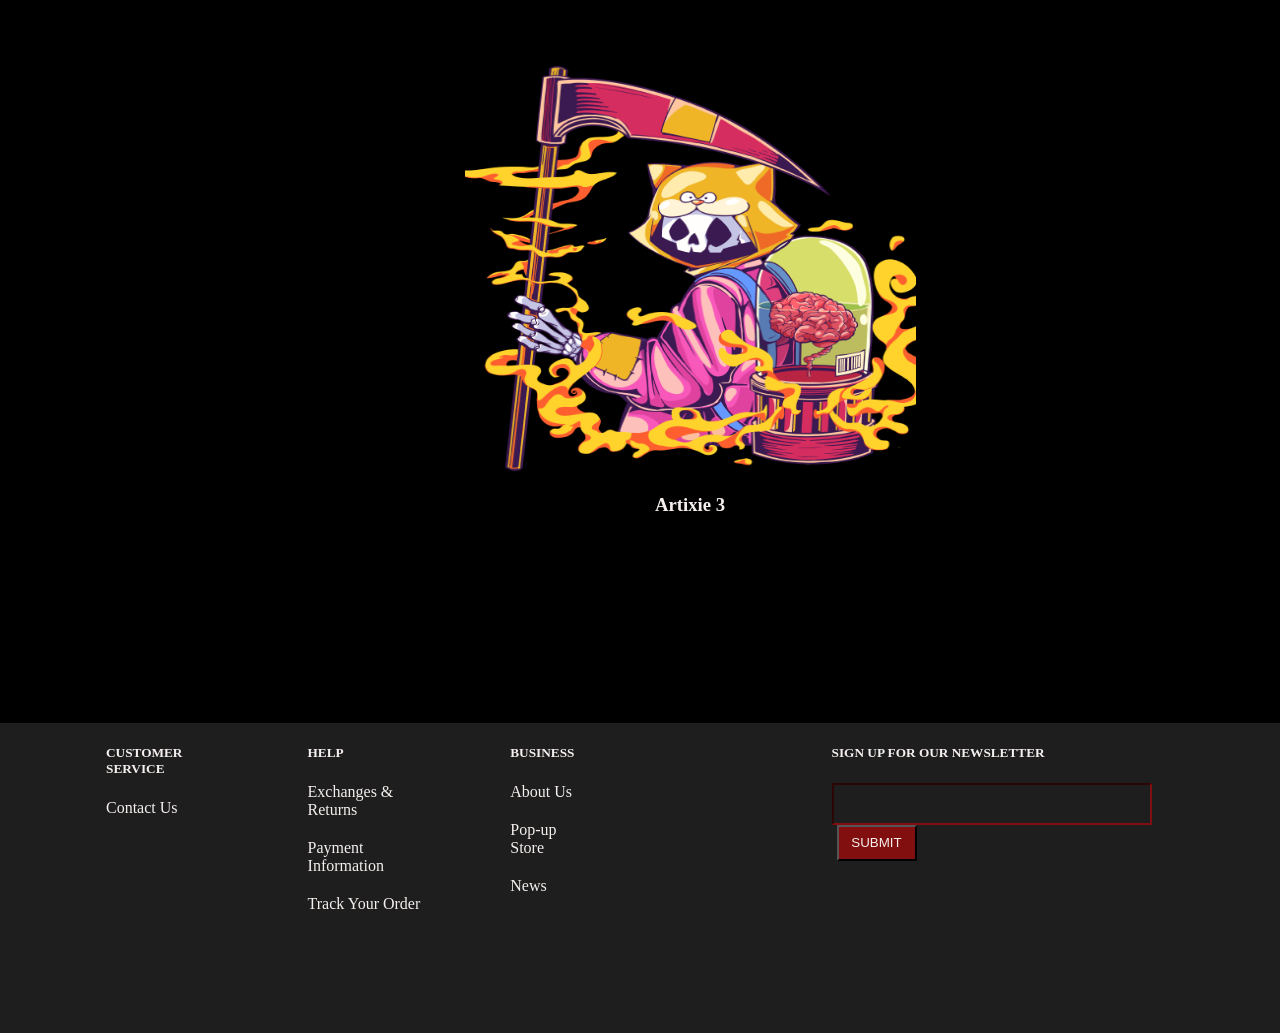
<file: Dashboard/dashboard.html>
<!DOCTYPE html>
<html>
<head>
    <meta charset="UTF-8">
    <meta name="viewport" content="width=device-width, initial-scale=1.0">
    <link href="dashstyle.css" rel="stylesheet">
    <title>Dashboard</title>
</head>
<body>
    <div class="container">
        <header class="lixheader">
            <div class="header-left">
                <a href="#articxie">Articxie</a>
                <a href="#cattegory">Category</a>
                <a href="#product">Product</a>
            </div>
            <div class="header-center">
                <a href="#home">
                    <img href="#home" src="asset/Logo Lixie 1.png" >
                </a>
                
            </div>
            <div class="header-right">
                <a href="#signin">Sign In</a>
                <a href="#search">
                    <img src="asset/search.png">
                </a>
                <a href="#wishlist">
                    <img src="asset/bag-heart.png">
                </a>
                <a href="#cart">
                    <img href="#cart" src="asset/cart.png">
                </a>
                
            </div>
        </header>
    </div>
    <div class="dashboard-photo">
        <img src="asset/Dasboard 1 1.png" alt="" width="1366">
    </div>

    <div class="container-1">
        <h3>New Arrival</h3>
        <div class="newarrival">
            <div class="shirt">
                <a href="#basicpink">
                    <img href="#basicpink" src="asset/Basic Pink.png" alt="" width="340" height="471">
                </a>
                <p>Lixie T-Shirt Basic Pink Premium</p>
                <p>Rp 125.000</p>
            </div>
            <div class="shirt">
                <a href="#scythtaker">
                    <img href="#Scythtaker" src="asset/Scythtaker.png" alt="" width="340" height="471">
                </a>
                <p>Lixie T-Shirt Scythetaker Premium Oversize</p>
                <p>Rp 150.000</p>
            </div>
            <div class="shirt">
                <a href="#basichitam">
                    <img href="basichitam" src="asset/Basic Hitam.png" alt="" width="340" height="471">
                </a>
                <p>Lixie T-Shirt Basic Black Premium</p>
                <p>Rp 125.000</p>
            </div>
        </div>
    </div>

    <div class="container-2">
        <h3>Best Seller</h3>
        <div class="best-seller">
            <div class="shirt">
                <a href="#eyechild">
                    <img href="#eyechild" src="asset/eye child.png" alt="" width="340" height="471">
                </a>
                <p>Lixie T-Shirt Basic Pink Premium</p>
                <p>Rp 135.000</p>
            </div>
            <div class="shirt">
                <a href="#easylife">
                    <img href="#easylife" src="asset/Easy Life.png" alt="" width="340" height="471">
                </a>
                <p>Lixie T-Shirt Scythetaker Premium Oversize</p>
                <p>Rp 135.000</p>
            </div>
        </div>
    </div>

    <div class="container-3">
        <h3>Series 1</h3>
        <div class="series">
            <div class="series-1">
                <div class="articxie">
                    <a href="#eyechild">
                        <img src="asset/eye child logo.png" alt="" width="451" height="405">
                    </a>
                    <h3>Artixie 1 Eye Child</h3>
                </div>
                <div class="articxie">
                    <a href="#easylife">
                        <img src="asset/easy life logo.png" alt="" width="451" height="405">
                    </a>
                    <h3>Artixie 2 Easy Life</h3>
                </div>
            </div>
            <div class="articxie3">
                <a href="articxie3">
                    <img src="asset/artixie3.png" width="451" height="405">
                </a>
                <h3>Artixie 3</h3>
            </div>
        </div>
    </div>

    <div class="container-4">
        <footer class="foot-lixie">
            <div class="section">
                <h5>CUSTOMER SERVICE</h5>
                <a href="#contact-us">Contact Us</a>
            </div>
            <div class="section">
                <h5>HELP</h5>
                <a href="#ex-return">Exchanges & Returns</a>
                <a href="#pay-information">Payment Information</a>
                <a href="tra-your-order">Track Your Order</a>
            </div>
            <div class="section">
                <h5>BUSINESS</h5>
                <a href="#about-us">About Us</a>
                <a href="#pop-up">Pop-up Store</a>
                <a href="#news">News</a>
            </div>
            <div class="section-sign-up">
                <h5>SIGN UP FOR OUR NEWSLETTER</h5>
                <input type="text" name="input-email">
                <button type="submit">SUBMIT</button>
            </div>
        </footer>
    </div>
</body>
</html>
</file>
<file: continue_payment/constyle.css>
body {
    margin: 0;
    background-color: black;
}
.container {
    width: 100%;
    background-color: #1E1E1E;
}
.container .lixie-header {
    display: flex;
    justify-content: space-between;
}

.container .lixie-header .header-left {
    padding: 10px 0px 0px 20px;
}

.container .lixie-header .header-left a{
    text-decoration: none;
    padding: 20px;

    color: #F5F0EE;
}

.container .lixie-header .header-right {
    padding: 10px 20px 0px 0px;
}

.container .lixie-header .header-right a{
    text-decoration: none;
    padding: 10px;

    color: #820F0F;
}

.container-1 {
    margin: 40px 105px 186px 116px;

    color: #F5F0EE;
}

.container-1 .flow {
    display: flex;
}

.container-1 .flow .red-flow a{
    text-decoration: none;
    padding-right: 5px;
    color: #820F0F;
}
.container-1 .flow .white-flow a{
    text-decoration: none;
    padding-left: 5px;
    color: #F5F0EE;
}
.container-1 .detail-contact {
    margin-top: 48px;
    margin-bottom: 20px;
    border-radius: 10px;

    background-color: #2c2b2a;
}

.container-1 .detail-contact hr {
    border: 2px #820F0F solid;
}

.container-1 .detail-contact .change{
    width: 440px;
    height: 50px;
    display: flex;
    outline: none;
    font-size: 12px;
    padding-left: 10px;
    border-radius: 10px;

    color: #F5F0EE;
    background-color: #2c2b2a;
}

.container-1 .detail-contact .change a {
    margin-top: 15px;
}

.container-1 .detail-contact .change .margin-change {
    margin-left: 352px;


    color: #F5F0EE;
}

.container-1 .payment-method {
    padding-bottom: 20px;
}

.container-1 .payment-method .payment {
    width: 440px;
    border-radius: 10px;
    padding: 5px 5px 20px 20px;
    margin-bottom: 20px;

    color: #F5F0EE;
    background-color: #2c2b2a;
}

.container-1 .payment-method .payment .content h4 {
    font-size: 12px;
}

.container-1 .deliver-method .payment .choice-methode select{
    border-color: #1E1E1E;
    border-radius: 0px;

}

.container-1 .nav-button {
    margin-top: 20px;
}

.container-1 .nav-button a {
    text-decoration: none;
    color: #F5F0EE;
}

.container-1 .nav-button button {
    width: 128px;
    height: 43px;
    margin-left: 185px;
    border-radius: 10px;
    font-size: 12px;
    outline: none;

    color: #F5F0EE;
    background-color: #820F0F;
}

.main-container .wall {
    border-left: 3px #820F0F solid;
    width: 0px;
    margin-left: 42px;
}

.container-2 {
    margin: 80px 0px 0px 152px;

    color: #F5F0EE;
}
.container-2 .product {
    margin-bottom: 50px;
}
.container-2 .product img{
    background-color: #2c2b2a;
    padding: 10px;
    border-radius: 10px;
}

.container-2 .discount-price input {
    width: 252px;
    height: 39px;
    outline: none;
    border: none;
    padding-left: 10px;

    color: #F5F0EE;
    background-color: #2c2b2a;
}

.container-2 .discount-price button {
    width: 81px;
    height: 39px;
    font-size: 12px;
    font-weight: bold;

    color: #F5F0EE;
    background-color: #820F0F;
}

.container-2 .detail-price{
    font-size: 12px;
    margin-top: 30px;
}

.main-container {
    display: flex;
}
</file>
<file: Create-account/style.css>
body {
    margin: 0;
    background-color: black;
}

.container .lixie-header {
    background-color: #1E1E1E;
    display: flex;
    justify-content: space-between;
}

.container .lixie-header .header-left {
    padding: 10px 0px 0px 20px;
}

.container .lixie-header .header-left a{
    text-decoration: none;
    padding: 20px;

    color: #F5F0EE;
}

.container .lixie-header .header-right {
    padding: 10px 20px 0px 0px;
}

.container .lixie-header .header-right a{
    text-decoration: none;
    padding: 10px;

    color: #820F0F;
}

.container-1 {
    position: absolute;
    margin: 62px 38px 161px 39px;
    color: #F5F0EE;
}

.container-1 .head-create {
    background-color: #1E1E1E;
    padding: 80px 509px 80px 509px;
    margin-right: 38px;
}

.container-1 .input-form {
    margin: 60px 163px;
}

.container-1 .input-form .input-text {
    padding-bottom: 26px;
}

.container-1 .input-form .input-text input {
    width: 964px;
    height: 30px;
    font-size: 16px;
    outline: none;
}

.container-1 .head-create h3 {
    text-align: center;
}

.container-1 .input-form .agree-box {
    padding: 66px 0px 25px 0px;

    color: #820F0F;
}

.container-1 .input-form .agree-box checkbox {
    padding-right: 10px;
}

.container-1 .input-form button {
    width: 206px;
    height: 44px;
    font-weight: bold;
    color: #820F0F;
    background-color: #F5F0EE;
    outline: none;
}
</file>
<file: payment/constyle.css>
body {
    margin: 0;
    background-color: black;
}
.container {
    width: 100%;
    background-color: #1E1E1E;
}
.container .lixie-header {
    display: flex;
    justify-content: space-between;
}

.container .lixie-header .header-left {
    padding: 10px 0px 0px 20px;
}

.container .lixie-header .header-left a{
    text-decoration: none;
    padding: 20px;

    color: #F5F0EE;
}

.container .lixie-header .header-right {
    padding: 10px 20px 0px 0px;
}

.container .lixie-header .header-right a{
    text-decoration: none;
    padding: 10px;

    color: #820F0F;
}

.container-1 {
    margin: 40px 105px 186px 116px;

    color: #F5F0EE;
}

.container-1 .flow {
    display: flex;
}

.container-1 .flow .red-flow a{
    text-decoration: none;
    padding-right: 5px;
    color: #820F0F;
}
.container-1 .flow .white-flow a{
    text-decoration: none;
    padding-left: 5px;
    color: #F5F0EE;
}
.container-1 .detail-contact {
    margin-top: 48px;
    margin-bottom: 20px;
    border-radius: 10px;

    background-color: #2c2b2a;
}

.container-1 .detail-contact hr {
    border: 2px #820F0F solid;
}

.container-1 .detail-contact .change{
    width: 440px;
    height: 50px;
    display: flex;
    outline: none;
    font-size: 12px;
    padding-left: 10px;
    border-radius: 10px;

    color: #F5F0EE;
    background-color: #2c2b2a;
}

.container-1 .detail-contact .change a {
    margin-top: 15px;
}

.container-1 .detail-contact .change .margin-change {
    margin-left: 352px;


    color: #F5F0EE;
}

.container-1 .deliver-method {
    padding-bottom: 20px;
}

.container-1 .deliver-method .sicepat {
    width: 440px;
    border-radius: 10px;
    padding: 0px 0px 5px 20px;

    color: #F5F0EE;
    background-color: #2c2b2a;
}

.container-1 .deliver-method .sicepat .flex-content {
    display: flex;
}

.container-1 .deliver-method .sicepat .flex-content .content-1 h4 {
    font-size: 12px;
}

.container-1 .deliver-method .sicepat .flex-content .content-1 p{
    font-size: 10px;
}
.container-1 .deliver-method .sicepat .flex-content .content-2 {
    font-size: 12px;
    margin-left: 270px;
}

.container-1 .nav-button {
    margin-top: 20px;
}

.container-1 .nav-button a {
    text-decoration: none;
    color: #F5F0EE;
}

.container-1 .nav-button button {
    width: 128px;
    height: 43px;
    margin-left: 185px;
    border-radius: 10px;
    font-size: 12px;
    outline: none;

    color: #F5F0EE;
    background-color: #820F0F;
}

.main-container .wall {
    border-left: 3px #820F0F solid;
    width: 0px;
    margin-left: 42px;
}

.container-2 {
    margin: 80px 0px 0px 152px;

    color: #F5F0EE;
}
.container-2 .product {
    margin-bottom: 50px;
}
.container-2 .product img{
    background-color: #2c2b2a;
    padding: 10px;
    border-radius: 10px;
}

.container-2 .discount-price input {
    width: 252px;
    height: 39px;
    outline: none;
    border: none;
    padding-left: 10px;

    color: #F5F0EE;
    background-color: #2c2b2a;
}

.container-2 .discount-price button {
    width: 81px;
    height: 39px;
    font-size: 12px;
    font-weight: bold;

    color: #F5F0EE;
    background-color: #820F0F;
}

.container-2 .detail-price{
    font-size: 12px;
    margin-top: 30px;
}

.main-container {
    display: flex;
}
</file>
<file: Checkout/Basic Baby Pink/check.css>
body {
    margin: 0;
    background-color: black;
}

.container .lixie-header {
    background-color: #1E1E1E;
    display: flex;
    justify-content: space-between;
}

.container .lixie-header .header-left {
    padding: 10px 0px 0px 20px;
}

.container .lixie-header .header-left a{
    text-decoration: none;
    padding: 20px;

    color: #F5F0EE;
}

.container .lixie-header .header-right {
    padding: 10px 20px 0px 0px;
}

.container .lixie-header .header-right a{
    text-decoration: none;
    padding: 10px;

    color: #820F0F;
}

.container-1 .product{
    display: flex;

    color: #F5F0EE;
}

.container-1 .product .product-shirt-1 {
    margin-top: 254px;
}

.container-1 .product .product-price {
    margin: 79px 86px 0px 58px;
}

.container-1 .product .product-price .size{
    margin: 13px 0px 29px 0px;
}

.container-1 .product .product-price .size label{
    margin-bottom: 20px;
}

.container-1 .product .product-price .size button {
    width: 33px;
    height: 21px;
    border-radius: 20px;
    outline: none;

    background-color: #820F0F;
}

.container-1 .product .quantity {
    margin: 0;
}

.container-1 .product .checkout-product input {
    width: 77px;
    height: 43px;
    margin-top: 20px;
    outline: none;
    color: #F5F0EE;
    border-color: #820F0F;
    background-color: transparent;
}

.container-1 .product .checkout-product button {
    width: 178px;
    height: 50px;
    margin-left: 11px;
    margin-right: 13px;

    color: #F5F0EE;
    background-color: #820F0F;
}

.container-1 .product .checkout-product img {
    padding-left: 10px;
}

.line-break hr{
    margin: 96px 42px 36px 43px;

    border-color: #820F0F;
}

.container-2 {
    margin: 0px 42px 104px 43px;

    color: #F5F0EE;
}

.container-2 .description h3 {
    text-align: center;
}

.container-2 .description p {
    margin: 36px 221px 46px 220px;
    text-align: justify;
}

.container-3 {
    width: 100%;
    margin-top: 207px;
    padding-bottom: 300px;
    color: #F5F0EE;
    background-color: #1e1e1e;
}

.container-3 .foot-lixie {
    display: flex;
    margin-left: 30px;
}

.container-3 .foot-lixie .section {
    padding-left: 76px;
}

.container-3 .foot-lixie .section a {
    text-decoration: none;
    display: grid;
    margin-bottom: 20px;


    color: #F5F0EE;
}

.container-3 .foot-lixie .section-sign-up {
    margin: 0px 77px 0px 245px;
}

.container-3 .foot-lixie .section-sign-up input {
    width: 312px;
    height: 36px;
    background-color: transparent;
    font-size: medium;

    border-color: #820F0F;
    color: #F5F0EE;
}

.container-3 .foot-lixie .section-sign-up button {
    width: 80px;
    height: 36px;
    margin-left: 5px;


    background-color: #820F0F;
    color: #F5F0EE;
}
</file>
<file: Checkout/Easy Life/check.css>
body {
    margin: 0;
    background-color: black;
}

.container .lixie-header {
    background-color: #1E1E1E;
    display: flex;
    justify-content: space-between;
}

.container .lixie-header .header-left {
    padding: 10px 0px 0px 20px;
}

.container .lixie-header .header-left a{
    text-decoration: none;
    padding: 20px;

    color: #F5F0EE;
}

.container .lixie-header .header-right {
    padding: 10px 20px 0px 0px;
}

.container .lixie-header .header-right a{
    text-decoration: none;
    padding: 10px;

    color: #820F0F;
}

.container-1 .product{
    display: flex;

    color: #F5F0EE;
}

.container-1 .product .product-shirt-1 {
    margin-top: 254px;
}

.container-1 .product .product-price {
    margin: 79px 86px 0px 58px;
}

.container-1 .product .product-price .size{
    margin: 13px 0px 29px 0px;
}

.container-1 .product .product-price .size label{
    margin-bottom: 20px;
}

.container-1 .product .product-price .size button {
    width: 33px;
    height: 21px;
    border-radius: 20px;
    outline: none;

    background-color: #820F0F;
}

.container-1 .product .quantity {
    margin: 0;
}

.container-1 .product .checkout-product input {
    width: 77px;
    height: 43px;
    margin-top: 20px;
    outline: none;
    border-color: #820F0F;
    background-color: transparent;
}

.container-1 .product .checkout-product button {
    width: 178px;
    height: 50px;
    margin-left: 11px;
    margin-right: 13px;

    color: #F5F0EE;
    background-color: #820F0F;
}

.container-1 .product .checkout-product img {
    padding-left: 10px;
}

.line-break hr{
    margin: 96px 42px 36px 43px;

    border-color: #820F0F;
}

.container-2 {
    margin: 0px 42px 104px 43px;

    color: #F5F0EE;
}

.container-2 .description h3 {
    text-align: center;
}

.container-2 .description p {
    margin: 36px 221px 46px 220px;
    text-align: justify;
}

.container-3 {
    width: 100%;
    margin-top: 207px;
    padding-bottom: 300px;
    color: #F5F0EE;
    background-color: #1e1e1e;
}

.container-3 .foot-lixie {
    display: flex;
    margin-left: 30px;
}

.container-3 .foot-lixie .section {
    padding-left: 76px;
}

.container-3 .foot-lixie .section a {
    text-decoration: none;
    display: grid;
    margin-bottom: 20px;


    color: #F5F0EE;
}

.container-3 .foot-lixie .section-sign-up {
    margin: 0px 77px 0px 245px;
}

.container-3 .foot-lixie .section-sign-up input {
    width: 312px;
    height: 36px;
    background-color: transparent;
    font-size: medium;

    border-color: #820F0F;
    color: #F5F0EE;
}

.container-3 .foot-lixie .section-sign-up button {
    width: 80px;
    height: 36px;
    margin-left: 5px;


    background-color: #820F0F;
    color: #F5F0EE;
}
</file>
<file: Checkout/Eye Child/check.css>
body {
    margin: 0;
    background-color: black;
}

.container .lixie-header {
    background-color: #1E1E1E;
    display: flex;
    justify-content: space-between;
}

.container .lixie-header .header-left {
    padding: 10px 0px 0px 20px;
}

.container .lixie-header .header-left a{
    text-decoration: none;
    padding: 20px;

    color: #F5F0EE;
}

.container .lixie-header .header-right {
    padding: 10px 20px 0px 0px;
}

.container .lixie-header .header-right a{
    text-decoration: none;
    padding: 10px;

    color: #820F0F;
}

.container-1 .product{
    display: flex;

    color: #F5F0EE;
}

.container-1 .product .product-shirt-1 {
    margin-top: 254px;
}

.container-1 .product .product-price {
    margin: 79px 86px 0px 58px;
}

.container-1 .product .product-price .size{
    margin: 13px 0px 29px 0px;
}

.container-1 .product .product-price .size label{
    margin-bottom: 20px;
}

.container-1 .product .product-price .size button {
    width: 33px;
    height: 21px;
    border-radius: 20px;
    outline: none;

    background-color: #820F0F;
}

.container-1 .product .quantity {
    margin: 0;
}

.container-1 .product .checkout-product input {
    width: 77px;
    height: 43px;
    margin-top: 20px;
    outline: none;
    border-color: #820F0F;
    background-color: transparent;
}

.container-1 .product .checkout-product button {
    width: 178px;
    height: 50px;
    margin-left: 11px;
    margin-right: 13px;

    color: #F5F0EE;
    background-color: #820F0F;
}

.container-1 .product .checkout-product img {
    padding-left: 10px;
}

.line-break hr{
    margin: 96px 42px 36px 43px;

    border-color: #820F0F;
}

.container-2 {
    margin: 0px 42px 104px 43px;

    color: #F5F0EE;
}

.container-2 .description h3 {
    text-align: center;
}

.container-2 .description p {
    margin: 36px 221px 46px 220px;
    text-align: justify;
}

.container-3 {
    width: 100%;
    margin-top: 207px;
    padding-bottom: 300px;
    color: #F5F0EE;
    background-color: #1e1e1e;
}

.container-3 .foot-lixie {
    display: flex;
    margin-left: 30px;
}

.container-3 .foot-lixie .section {
    padding-left: 76px;
}

.container-3 .foot-lixie .section a {
    text-decoration: none;
    display: grid;
    margin-bottom: 20px;


    color: #F5F0EE;
}

.container-3 .foot-lixie .section-sign-up {
    margin: 0px 77px 0px 245px;
}

.container-3 .foot-lixie .section-sign-up input {
    width: 312px;
    height: 36px;
    background-color: transparent;
    font-size: medium;

    border-color: #820F0F;
    color: #F5F0EE;
}

.container-3 .foot-lixie .section-sign-up button {
    width: 80px;
    height: 36px;
    margin-left: 5px;


    background-color: #820F0F;
    color: #F5F0EE;
}
</file>
<file: Checkout/Scythetaker/check.css>
body {
    margin: 0;
    background-color: black;
}

.container .lixie-header {
    background-color: #1E1E1E;
    display: flex;
    justify-content: space-between;
}

.container .lixie-header .header-left {
    padding: 10px 0px 0px 20px;
}

.container .lixie-header .header-left a{
    text-decoration: none;
    padding: 20px;

    color: #F5F0EE;
}

.container .lixie-header .header-right {
    padding: 10px 20px 0px 0px;
}

.container .lixie-header .header-right a{
    text-decoration: none;
    padding: 10px;

    color: #820F0F;
}

.container-1 .product{
    display: flex;

    color: #F5F0EE;
}

.container-1 .product .product-shirt-1 {
    margin-top: 254px;
}

.container-1 .product .product-price {
    margin: 79px 86px 0px 58px;
}

.container-1 .product .product-price .size{
    margin: 13px 0px 29px 0px;
}

.container-1 .product .product-price .size label{
    margin-bottom: 20px;
}

.container-1 .product .product-price .size button {
    width: 33px;
    height: 21px;
    border-radius: 20px;
    outline: none;

    background-color: #820F0F;
}

.container-1 .product .quantity {
    margin: 0;
}

.container-1 .product .checkout-product input {
    width: 77px;
    height: 43px;
    margin-top: 20px;
    outline: none;
    border-color: #820F0F;
    background-color: transparent;
}

.container-1 .product .checkout-product button {
    width: 178px;
    height: 50px;
    margin-left: 11px;
    margin-right: 13px;

    color: #F5F0EE;
    background-color: #820F0F;
}

.container-1 .product .checkout-product img {
    padding-left: 10px;
}

.line-break hr{
    margin: 96px 42px 36px 43px;

    border-color: #820F0F;
}

.container-2 {
    margin: 0px 42px 104px 43px;

    color: #F5F0EE;
}

.container-2 .description h3 {
    text-align: center;
}

.container-2 .description p {
    margin: 36px 221px 46px 220px;
    text-align: justify;
}

.container-3 {
    width: 100%;
    margin-top: 207px;
    padding-bottom: 300px;
    color: #F5F0EE;
    background-color: #1e1e1e;
}

.container-3 .foot-lixie {
    display: flex;
    margin-left: 30px;
}

.container-3 .foot-lixie .section {
    padding-left: 76px;
}

.container-3 .foot-lixie .section a {
    text-decoration: none;
    display: grid;
    margin-bottom: 20px;


    color: #F5F0EE;
}

.container-3 .foot-lixie .section-sign-up {
    margin: 0px 77px 0px 245px;
}

.container-3 .foot-lixie .section-sign-up input {
    width: 312px;
    height: 36px;
    background-color: transparent;
    font-size: medium;

    border-color: #820F0F;
    color: #F5F0EE;
}

.container-3 .foot-lixie .section-sign-up button {
    width: 80px;
    height: 36px;
    margin-left: 5px;


    background-color: #820F0F;
    color: #F5F0EE;
}
</file>
<file: Shipping/Basic Pink/shipstyle.css>
body {
    margin: 0;
    background-color: black;
}

.container .lixie-header {
    background-color: #1E1E1E;
    display: flex;
    justify-content: space-between;
}

.container .lixie-header .header-left {
    padding: 10px 0px 0px 20px;
}

.container .lixie-header .header-left a{
    text-decoration: none;
    padding: 20px;

    color: #F5F0EE;
}

.container .lixie-header .header-right {
    padding: 10px 20px 0px 0px;
}

.container .lixie-header .header-right a{
    text-decoration: none;
    padding: 10px;

    color: #820F0F;
}

.container-1 {
    margin: 40px 105px 186px 116px;

    color: #F5F0EE;
}

.container-1 .flow {
    display: flex;
}

.container-1 .flow .red-flow a{
    text-decoration: none;
    padding-right: 5px;
    color: #820F0F;
}
.container-1 .flow .white-flow a{
    text-decoration: none;
    padding-left: 5px;
    color: #F5F0EE;
}
.container-1 .contact {
    padding-top: 20px;
    padding-bottom: 20px;
}
.container-1 .contact input{
    width: 440px;
    height: 50px;
    margin-top: 10px;
    outline: none;
    padding-left: 10px;
    font-size: 16px;
    border-radius: 10px;
    border: none;
    color: #F5F0EE;

    background-color: #2c2b2a;
}

.container-1 .deliver-method {
    padding-bottom: 20px;
}

.container-1 .deliver-method .method-choice {
    width: 440px;
    border-radius: 10px;
    color: #F5F0EE;
    padding: 10px;
    font-weight: bold;

    background-color: #2c2b2a;
}

.container-1 .deliver-method .method-choice hr {
    border-color: #820F0F;
}

.container-1 .address .form-input {
    margin-bottom: 10px;
}

.container-1 .address .form-input input {
    width: 440px;
    height: 50px;
    border-radius: 10px;
    outline: none;
    border: none;
    font-size: 16px;
    padding-left: 10px;

    color: #F5F0EE;
    background-color: #2c2b2a;
}

.container-1 .address .form-input .form-input-flex {
    display: flex;
}

.container-1 .address .form-input .form-input-flex input {
    width: 210px;
    height: 50px;
    border-radius: 10px;
    outline: none;
    border: none;
    font-size: 16px;
    margin-right: 10px;

    color: #F5F0EE;
    background-color: #2c2b2a;
}

.container-1 .address .nav-button {
    margin-top: 20px;
}

.container-1 .address .nav-button a {
    text-decoration: none;
    color: #F5F0EE;
}

.container-1 .address .nav-button button {
    width: 128px;
    height: 43px;
    margin-left: 185px;
    border-radius: 10px;
    font-weight: bold;
    outline: none;

    color: #F5F0EE;
    background-color: #820F0F;
}

.main-container .wall {
    border-left: 3px #820F0F solid;
    width: 0px;
    margin-left: 42px;
    margin-bottom: 10px;
}

.container-2 {
    margin: 80px 0px 0px 152px;

    color: #F5F0EE;
}
.container-2 .product {
    margin-bottom: 50px;
}
.container-2 .product img{
    background-color: #2c2b2a;
    padding: 10px;
    border-radius: 10px;
}

.container-2 .discount-price input {
    width: 252px;
    height: 39px;
    outline: none;
    border: none;

    color: #F5F0EE;
    background-color: #2c2b2a;
}

.container-2 .discount-price button {
    width: 81px;
    height: 39px;
    font-weight: bold;

    color: #F5F0EE;
    background-color: #820F0F;
}

.container-2 .detail-price{
    margin-top: 30px;
}

.main-container {
    display: flex;
}
</file>
<file: Shipping/Easy Life/shipstyle.css>
body {
    margin: 0;
    background-color: black;
}

.container .lixie-header {
    background-color: #1E1E1E;
    display: flex;
    justify-content: space-between;
}

.container .lixie-header .header-left {
    padding: 10px 0px 0px 20px;
}

.container .lixie-header .header-left a{
    text-decoration: none;
    padding: 20px;

    color: #F5F0EE;
}

.container .lixie-header .header-right {
    padding: 10px 20px 0px 0px;
}

.container .lixie-header .header-right a{
    text-decoration: none;
    padding: 10px;

    color: #820F0F;
}

.container-1 {
    margin: 40px 105px 186px 116px;

    color: #F5F0EE;
}

.container-1 .flow {
    display: flex;
}

.container-1 .flow .red-flow a{
    text-decoration: none;
    padding-right: 5px;
    color: #820F0F;
}
.container-1 .flow .white-flow a{
    text-decoration: none;
    padding-left: 5px;
    color: #F5F0EE;
}
.container-1 .contact {
    padding-top: 20px;
    padding-bottom: 20px;
}
.container-1 .contact input{
    width: 440px;
    height: 50px;
    margin-top: 10px;
    outline: none;
    padding-left: 10px;
    font-size: 16px;
    border-radius: 10px;
    border: none;
    color: #F5F0EE;

    background-color: #2c2b2a;
}

.container-1 .deliver-method {
    padding-bottom: 20px;
}

.container-1 .deliver-method .method-choice {
    width: 440px;
    border-radius: 10px;
    color: #F5F0EE;
    padding: 10px;
    font-weight: bold;

    background-color: #2c2b2a;
}

.container-1 .deliver-method .method-choice hr {
    border-color: #820F0F;
}

.container-1 .address .form-input {
    margin-bottom: 10px;
}

.container-1 .address .form-input input {
    width: 440px;
    height: 50px;
    border-radius: 10px;
    outline: none;
    border: none;
    font-size: 16px;
    padding-left: 10px;

    color: #F5F0EE;
    background-color: #2c2b2a;
}

.container-1 .address .form-input .form-input-flex {
    display: flex;
}

.container-1 .address .form-input .form-input-flex input {
    width: 210px;
    height: 50px;
    border-radius: 10px;
    outline: none;
    border: none;
    font-size: 16px;
    margin-right: 10px;

    color: #F5F0EE;
    background-color: #2c2b2a;
}

.container-1 .address .nav-button {
    margin-top: 20px;
}

.container-1 .address .nav-button a {
    text-decoration: none;
    color: #F5F0EE;
}

.container-1 .address .nav-button button {
    width: 128px;
    height: 43px;
    margin-left: 185px;
    border-radius: 10px;
    font-weight: bold;
    outline: none;

    color: #F5F0EE;
    background-color: #820F0F;
}

.main-container .wall {
    border-left: 3px #820F0F solid;
    width: 0px;
    margin-left: 42px;
    margin-bottom: 10px;
}

.container-2 {
    margin: 80px 0px 0px 152px;

    color: #F5F0EE;
}
.container-2 .product {
    margin-bottom: 50px;
}
.container-2 .product img{
    background-color: #2c2b2a;
    padding: 10px;
    border-radius: 10px;
}

.container-2 .discount-price input {
    width: 252px;
    height: 39px;
    outline: none;
    border: none;

    color: #F5F0EE;
    background-color: #2c2b2a;
}

.container-2 .discount-price button {
    width: 81px;
    height: 39px;
    font-weight: bold;

    color: #F5F0EE;
    background-color: #820F0F;
}

.container-2 .detail-price{
    margin-top: 30px;
}

.main-container {
    display: flex;
}
</file>
<file: Shipping/Eye Child/shipstyle.css>
body {
    margin: 0;
    background-color: black;
}

.container .lixie-header {
    background-color: #1E1E1E;
    display: flex;
    justify-content: space-between;
}

.container .lixie-header .header-left {
    padding: 10px 0px 0px 20px;
}

.container .lixie-header .header-left a{
    text-decoration: none;
    padding: 20px;

    color: #F5F0EE;
}

.container .lixie-header .header-right {
    padding: 10px 20px 0px 0px;
}

.container .lixie-header .header-right a{
    text-decoration: none;
    padding: 10px;

    color: #820F0F;
}

.container-1 {
    margin: 40px 105px 186px 116px;

    color: #F5F0EE;
}

.container-1 .flow {
    display: flex;
}

.container-1 .flow .red-flow a{
    text-decoration: none;
    padding-right: 5px;
    color: #820F0F;
}
.container-1 .flow .white-flow a{
    text-decoration: none;
    padding-left: 5px;
    color: #F5F0EE;
}
.container-1 .contact {
    padding-top: 20px;
    padding-bottom: 20px;
}
.container-1 .contact input{
    width: 440px;
    height: 50px;
    margin-top: 10px;
    outline: none;
    padding-left: 10px;
    font-size: 16px;
    border-radius: 10px;
    border: none;
    color: #F5F0EE;

    background-color: #2c2b2a;
}

.container-1 .deliver-method {
    padding-bottom: 20px;
}

.container-1 .deliver-method .method-choice {
    width: 440px;
    border-radius: 10px;
    color: #F5F0EE;
    padding: 10px;
    font-weight: bold;

    background-color: #2c2b2a;
}

.container-1 .deliver-method .method-choice hr {
    border-color: #820F0F;
}

.container-1 .address .form-input {
    margin-bottom: 10px;
}

.container-1 .address .form-input input {
    width: 440px;
    height: 50px;
    border-radius: 10px;
    outline: none;
    border: none;
    font-size: 16px;
    padding-left: 10px;

    color: #F5F0EE;
    background-color: #2c2b2a;
}

.container-1 .address .form-input .form-input-flex {
    display: flex;
}

.container-1 .address .form-input .form-input-flex input {
    width: 210px;
    height: 50px;
    border-radius: 10px;
    outline: none;
    border: none;
    font-size: 16px;
    margin-right: 10px;

    color: #F5F0EE;
    background-color: #2c2b2a;
}

.container-1 .address .nav-button {
    margin-top: 20px;
}

.container-1 .address .nav-button a {
    text-decoration: none;
    color: #F5F0EE;
}

.container-1 .address .nav-button button {
    width: 128px;
    height: 43px;
    margin-left: 185px;
    border-radius: 10px;
    font-weight: bold;
    outline: none;

    color: #F5F0EE;
    background-color: #820F0F;
}

.main-container .wall {
    border-left: 3px #820F0F solid;
    width: 0px;
    margin-left: 42px;
    margin-bottom: 10px;
}

.container-2 {
    margin: 80px 0px 0px 152px;

    color: #F5F0EE;
}
.container-2 .product {
    margin-bottom: 50px;
}
.container-2 .product img{
    background-color: #2c2b2a;
    padding: 10px;
    border-radius: 10px;
}

.container-2 .discount-price input {
    width: 252px;
    height: 39px;
    outline: none;
    border: none;

    color: #F5F0EE;
    background-color: #2c2b2a;
}

.container-2 .discount-price button {
    width: 81px;
    height: 39px;
    font-weight: bold;

    color: #F5F0EE;
    background-color: #820F0F;
}

.container-2 .detail-price{
    margin-top: 30px;
}

.main-container {
    display: flex;
}
</file>
<file: Shipping/Scythtaker/shipstyle.css>
body {
    margin: 0;
    background-color: black;
}

.container .lixie-header {
    background-color: #1E1E1E;
    display: flex;
    justify-content: space-between;
}

.container .lixie-header .header-left {
    padding: 10px 0px 0px 20px;
}

.container .lixie-header .header-left a{
    text-decoration: none;
    padding: 20px;

    color: #F5F0EE;
}

.container .lixie-header .header-right {
    padding: 10px 20px 0px 0px;
}

.container .lixie-header .header-right a{
    text-decoration: none;
    padding: 10px;

    color: #820F0F;
}

.container-1 {
    margin: 40px 105px 186px 116px;

    color: #F5F0EE;
}

.container-1 .flow {
    display: flex;
}

.container-1 .flow .red-flow a{
    text-decoration: none;
    padding-right: 5px;
    color: #820F0F;
}
.container-1 .flow .white-flow a{
    text-decoration: none;
    padding-left: 5px;
    color: #F5F0EE;
}
.container-1 .contact {
    padding-top: 20px;
    padding-bottom: 20px;
}
.container-1 .contact input{
    width: 440px;
    height: 50px;
    margin-top: 10px;
    outline: none;
    padding-left: 10px;
    font-size: 16px;
    border-radius: 10px;
    border: none;
    color: #F5F0EE;

    background-color: #2c2b2a;
}

.container-1 .deliver-method {
    padding-bottom: 20px;
}

.container-1 .deliver-method .method-choice {
    width: 440px;
    border-radius: 10px;
    color: #F5F0EE;
    padding: 10px;
    font-weight: bold;

    background-color: #2c2b2a;
}

.container-1 .deliver-method .method-choice hr {
    border-color: #820F0F;
}

.container-1 .address .form-input {
    margin-bottom: 10px;
}

.container-1 .address .form-input input {
    width: 440px;
    height: 50px;
    border-radius: 10px;
    outline: none;
    border: none;
    font-size: 16px;
    padding-left: 10px;

    color: #F5F0EE;
    background-color: #2c2b2a;
}

.container-1 .address .form-input .form-input-flex {
    display: flex;
}

.container-1 .address .form-input .form-input-flex input {
    width: 210px;
    height: 50px;
    border-radius: 10px;
    outline: none;
    border: none;
    font-size: 16px;
    margin-right: 10px;

    color: #F5F0EE;
    background-color: #2c2b2a;
}

.container-1 .address .nav-button {
    margin-top: 20px;
}

.container-1 .address .nav-button a {
    text-decoration: none;
    color: #F5F0EE;
}

.container-1 .address .nav-button button {
    width: 128px;
    height: 43px;
    margin-left: 185px;
    border-radius: 10px;
    font-weight: bold;
    outline: none;

    color: #F5F0EE;
    background-color: #820F0F;
}

.main-container .wall {
    border-left: 3px #820F0F solid;
    width: 0px;
    margin-left: 42px;
    margin-bottom: 10px;
}

.container-2 {
    margin: 80px 0px 0px 152px;

    color: #F5F0EE;
}
.container-2 .product {
    margin-bottom: 50px;
}
.container-2 .product img{
    background-color: #2c2b2a;
    padding: 10px;
    border-radius: 10px;
}

.container-2 .discount-price input {
    width: 252px;
    height: 39px;
    outline: none;
    border: none;

    color: #F5F0EE;
    background-color: #2c2b2a;
}

.container-2 .discount-price button {
    width: 81px;
    height: 39px;
    font-weight: bold;

    color: #F5F0EE;
    background-color: #820F0F;
}

.container-2 .detail-price{
    margin-top: 30px;
}

.main-container {
    display: flex;
}
</file>
<file: Dashboard/dashstyle.css>
body {
    margin: 0;
    background-color: black;
}

.container .lixheader{
    width: 100%;
    justify-content: space-between;
    display: flex;
    align-items: center;
    padding-top: 10px;
    padding-bottom: 10px;
    
    background-color: #1e1e1e;
}

.container .lixheader .header-left {
    margin: 0;
    padding-left: 75px;
    box-sizing: border-box;
}

.container .lixheader .header-left a{
    padding-right: 30px;
    text-decoration: none;

    color: #F5F0EE;

}

.container .lixheader .header-center {
    justify-content: center;
    align-items: center;
    text-align: center;
}

.container .lixheader .header-right {
    padding-right: 75px;
    box-sizing: border-box;
}

.container .lixheader .header-right a {
    text-decoration: none;

    color: #820F0F;
}

.container .lixheader .header-right img{
    padding-right: 10px;
    padding-left: 10px;
    
    text-decoration: none;

    color: #F5F0EE;

}

.dashboard-photo img {
    width: 100%;
}

.container-1 {
    margin-top: 200px;
    text-align: center;
    align-items: center;
    margin-left: 130px;

    color: #F5F0EE;
}
.container-1 h3 {
    text-align: center;
    margin-right: 0px;
}

.container-1 .newarrival .shirt p {
    text-align: left;
    padding-left: 40px;
}

.container-1 .newarrival .shirt img {
    margin-top: 135px;
    margin-bottom: 37px;
    padding-left: 30px;
} 

.container-1 .newarrival {
    display: flex;
}
.container-1 .newarrival .shirt {
    align-items: center;
}

.container-2 {
    margin-top: 190px;
    text-align: center;
    align-items: center;
    margin-left: 100px;

    color: #F5F0EE;
}

.container-2 .best-seller {
    display: flex;
    margin-left: 150px;
}

.container-2 .best-seller .shirt {
    padding-left: 10px;
}

.container-2 h3 {
    margin-bottom: 40px;
}

.container-2 .best-seller .shirt img {
    padding-left: 80px;
}
.container-2 .best-seller .shirt p {
    text-align: left;
    padding-left: 80px;
}

.container-3 {
    margin-top: 190px;
    text-align: center;
    align-items: center;
    margin-left: 100px;

    color: #F5F0EE;   
}

.container-3 .series {
    align-items: center;
}

.container-3 .series .series-1 {
    display: flex;
    margin: 60px 0px 200px 150px;

}

.container-3 .series .articxie3 {
    margin-bottom: 120px;
}

.container-4 {
    width: 100%;
    margin-top: 207px;
    padding-bottom: 100px;
    color: #F5F0EE;
    background-color: #1e1e1e;
}

.container-4 .foot-lixie {
    display: flex;
    margin-left: 30px;
}

.container-4 .foot-lixie .section {
    padding-left: 76px;
}

.container-4 .foot-lixie .section a {
    text-decoration: none;
    display: grid;
    margin-bottom: 20px;


    color: #F5F0EE;
}

.container-4 .foot-lixie .section-sign-up {
    margin: 0px 77px 0px 245px;
}

.container-4 .foot-lixie .section-sign-up input {
    width: 312px;
    height: 36px;
    background-color: transparent;
    font-size: medium;

    border-color: #820F0F;
    color: #F5F0EE;
}

.container-4 .foot-lixie .section-sign-up button {
    width: 80px;
    height: 36px;
    margin-left: 5px;


    background-color: #820F0F;
    color: #F5F0EE;
}
</file>
